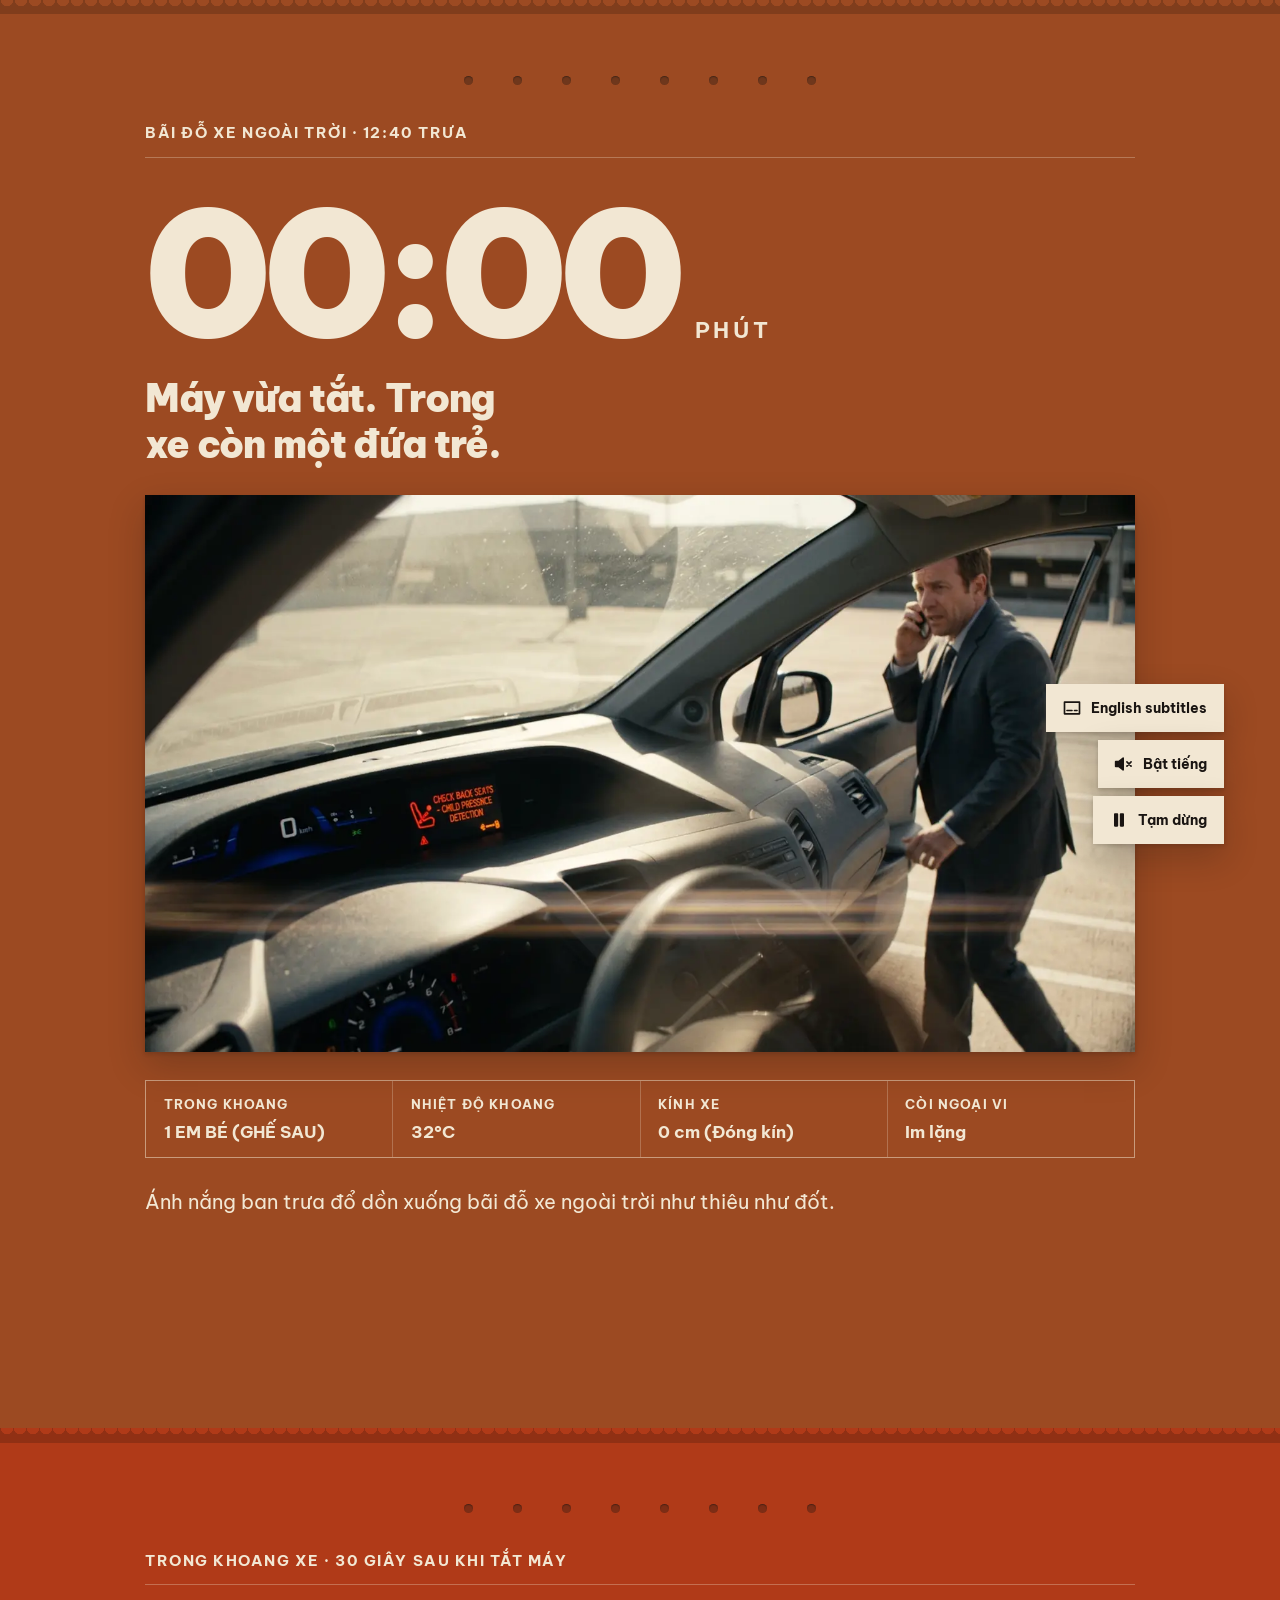
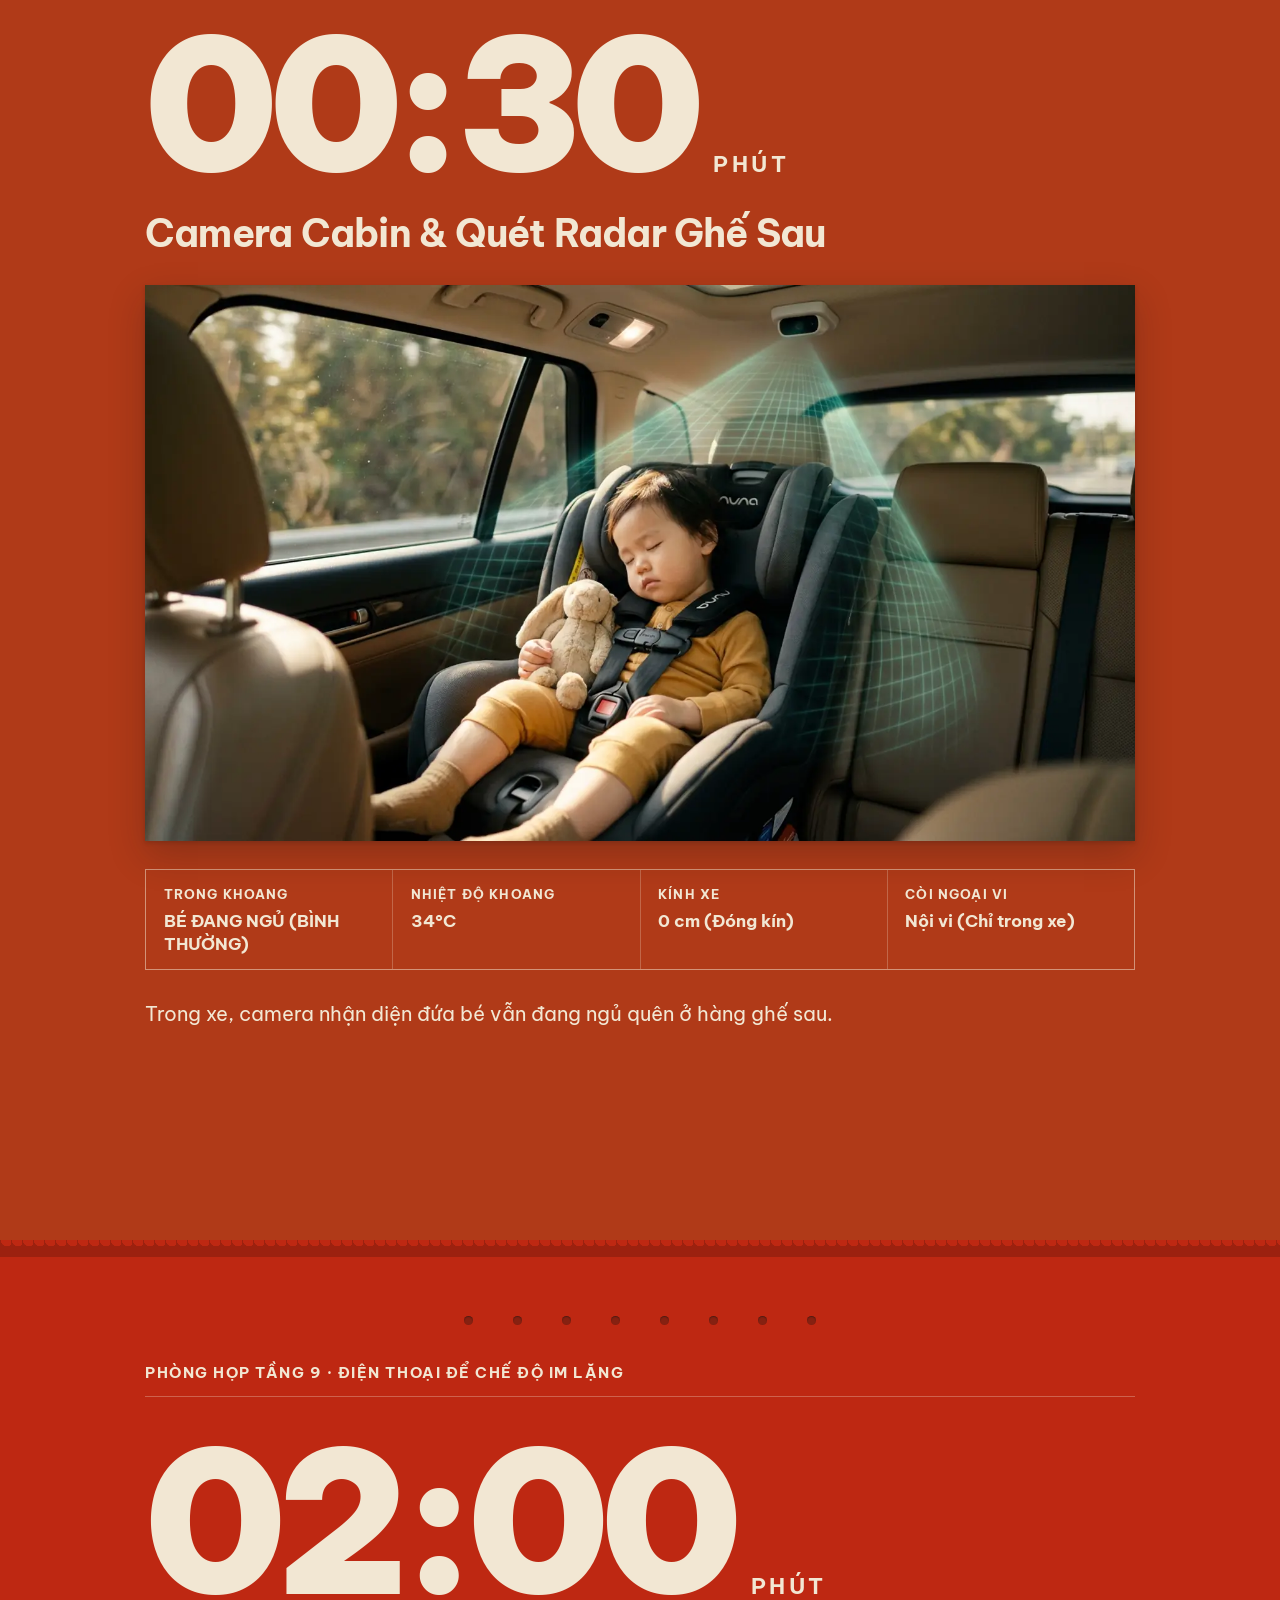
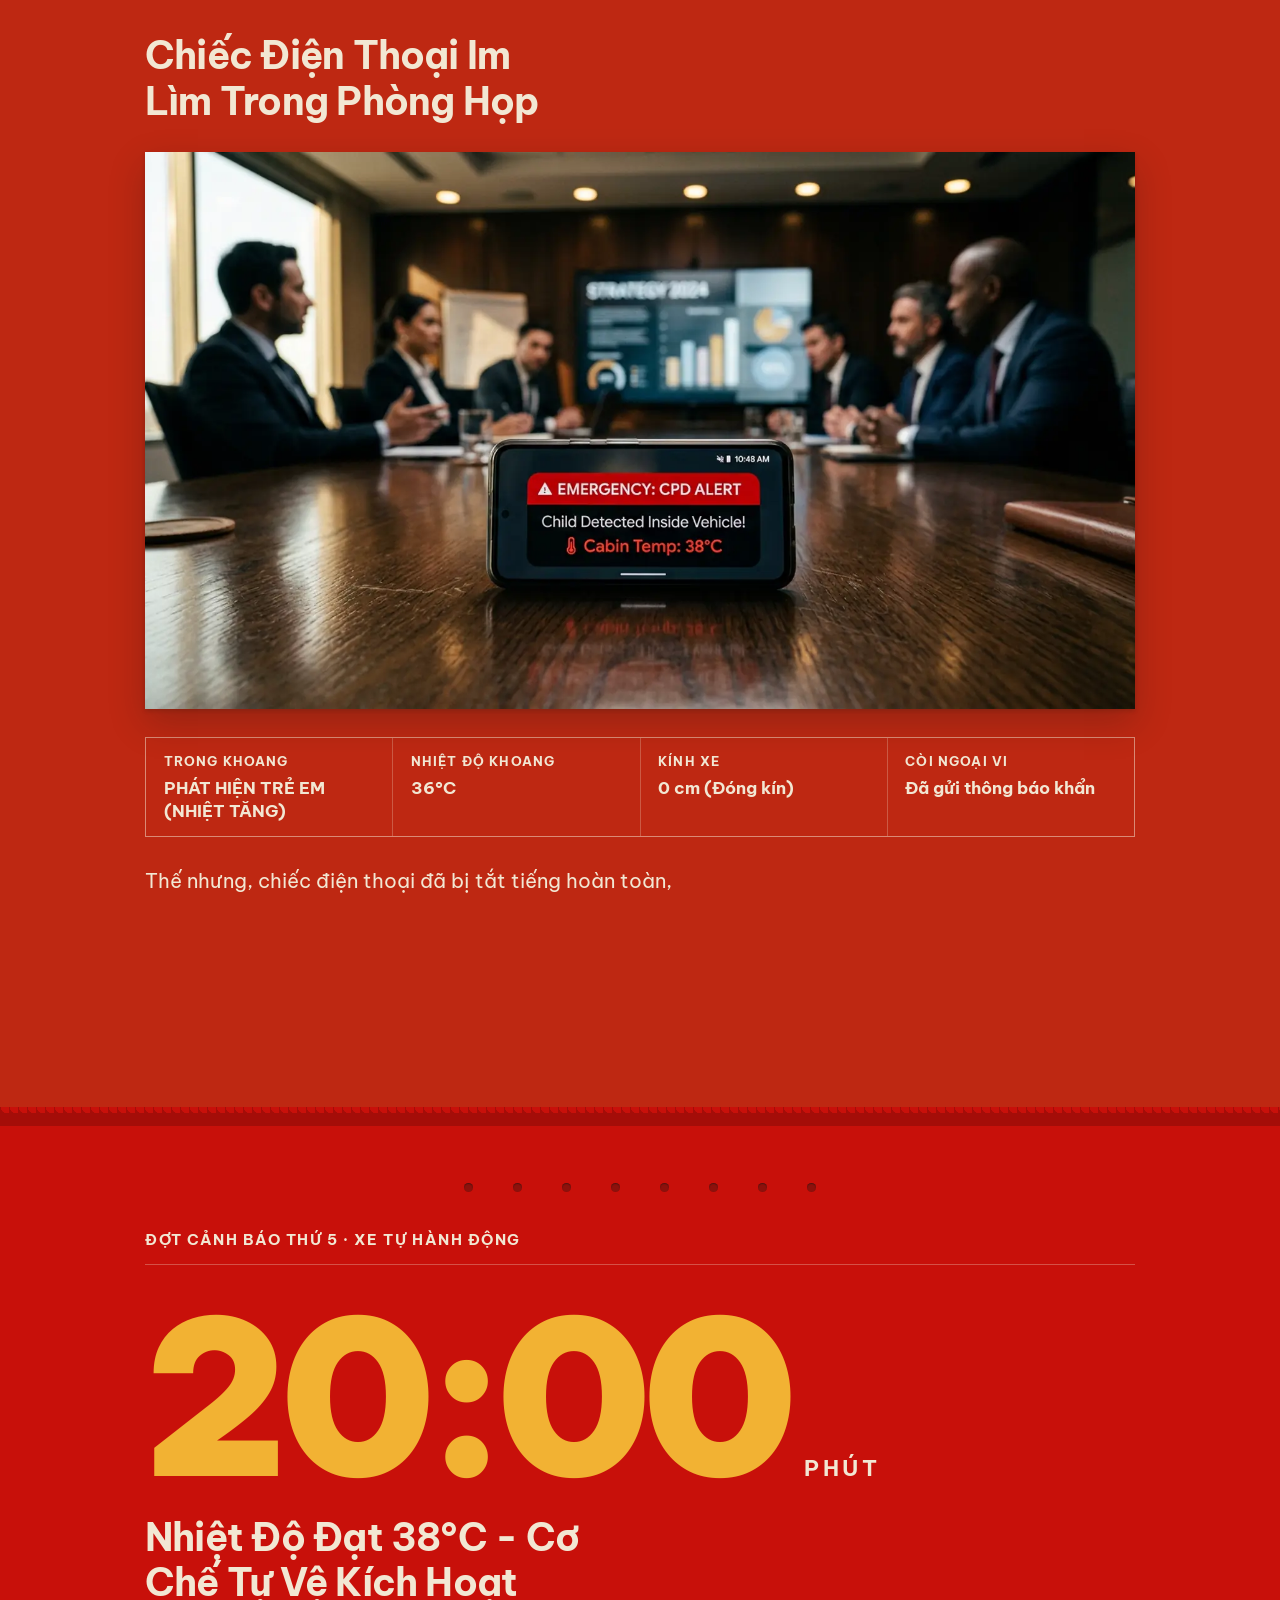
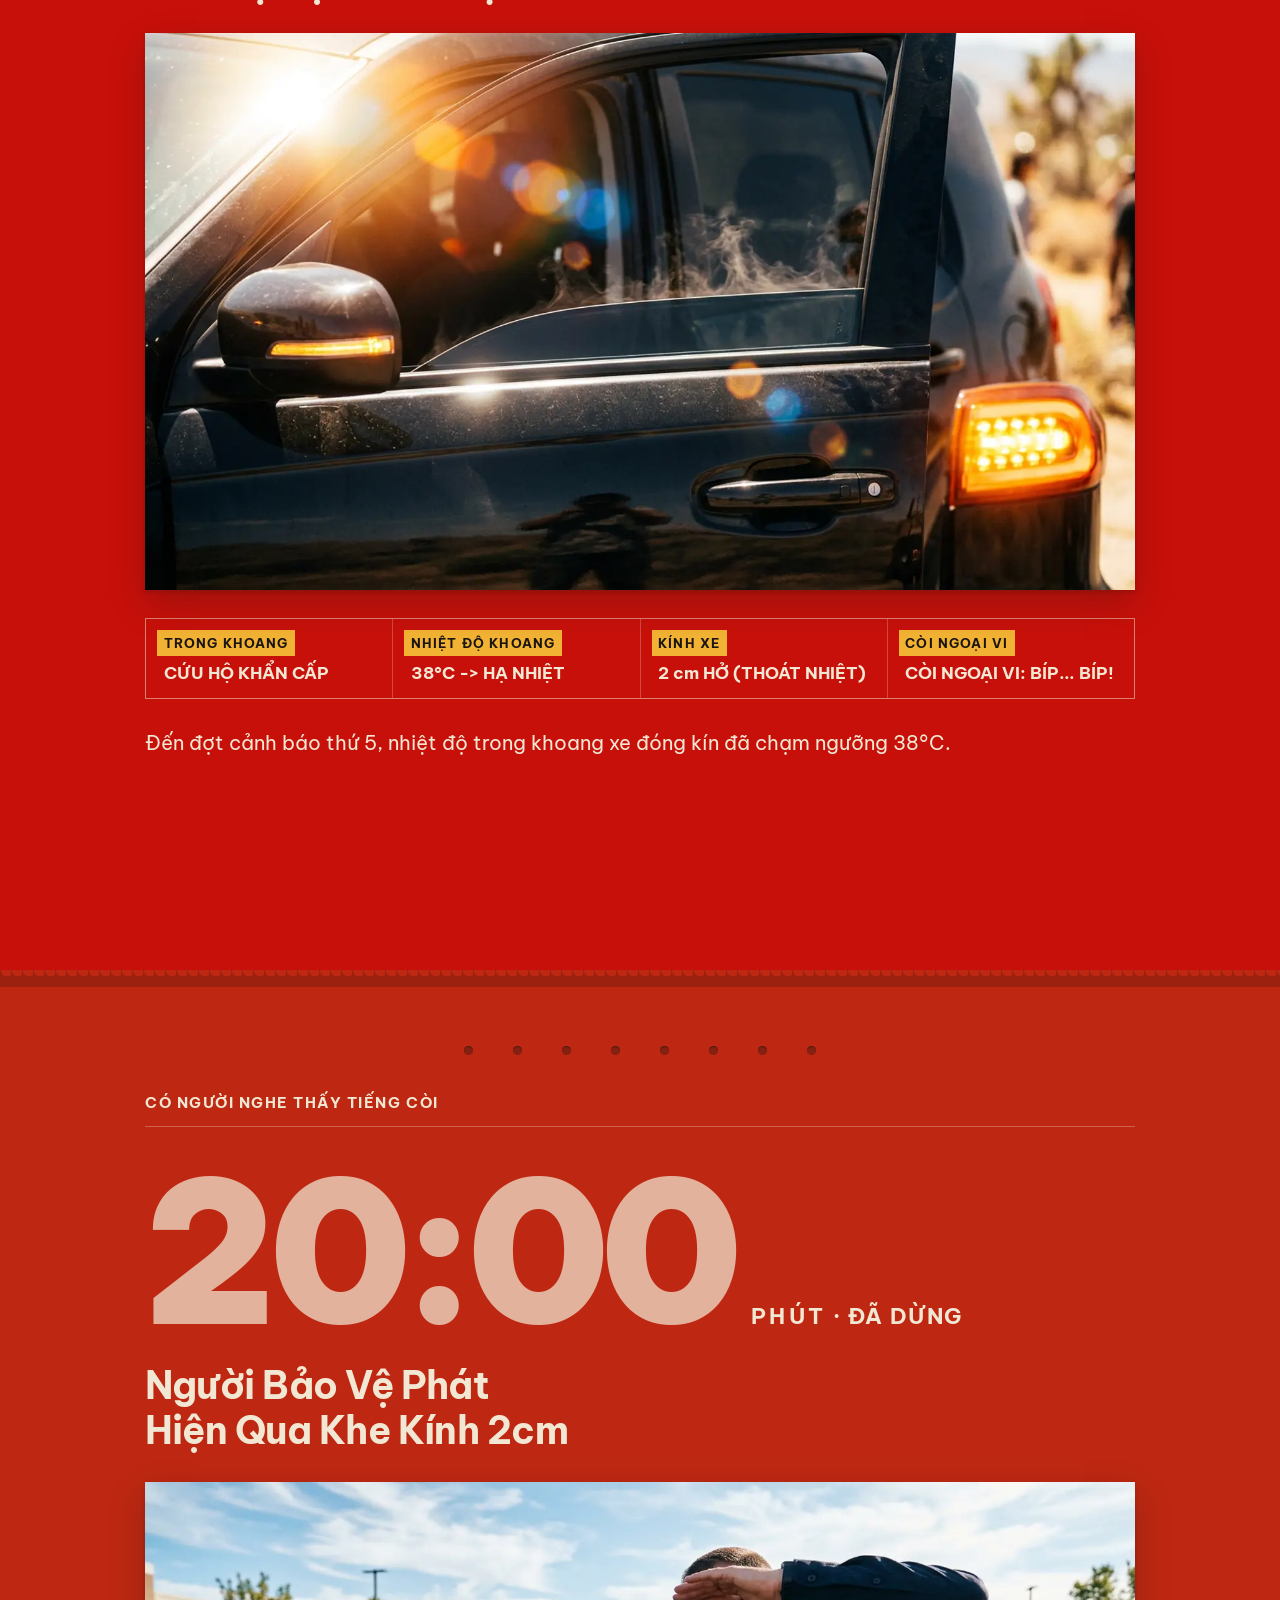
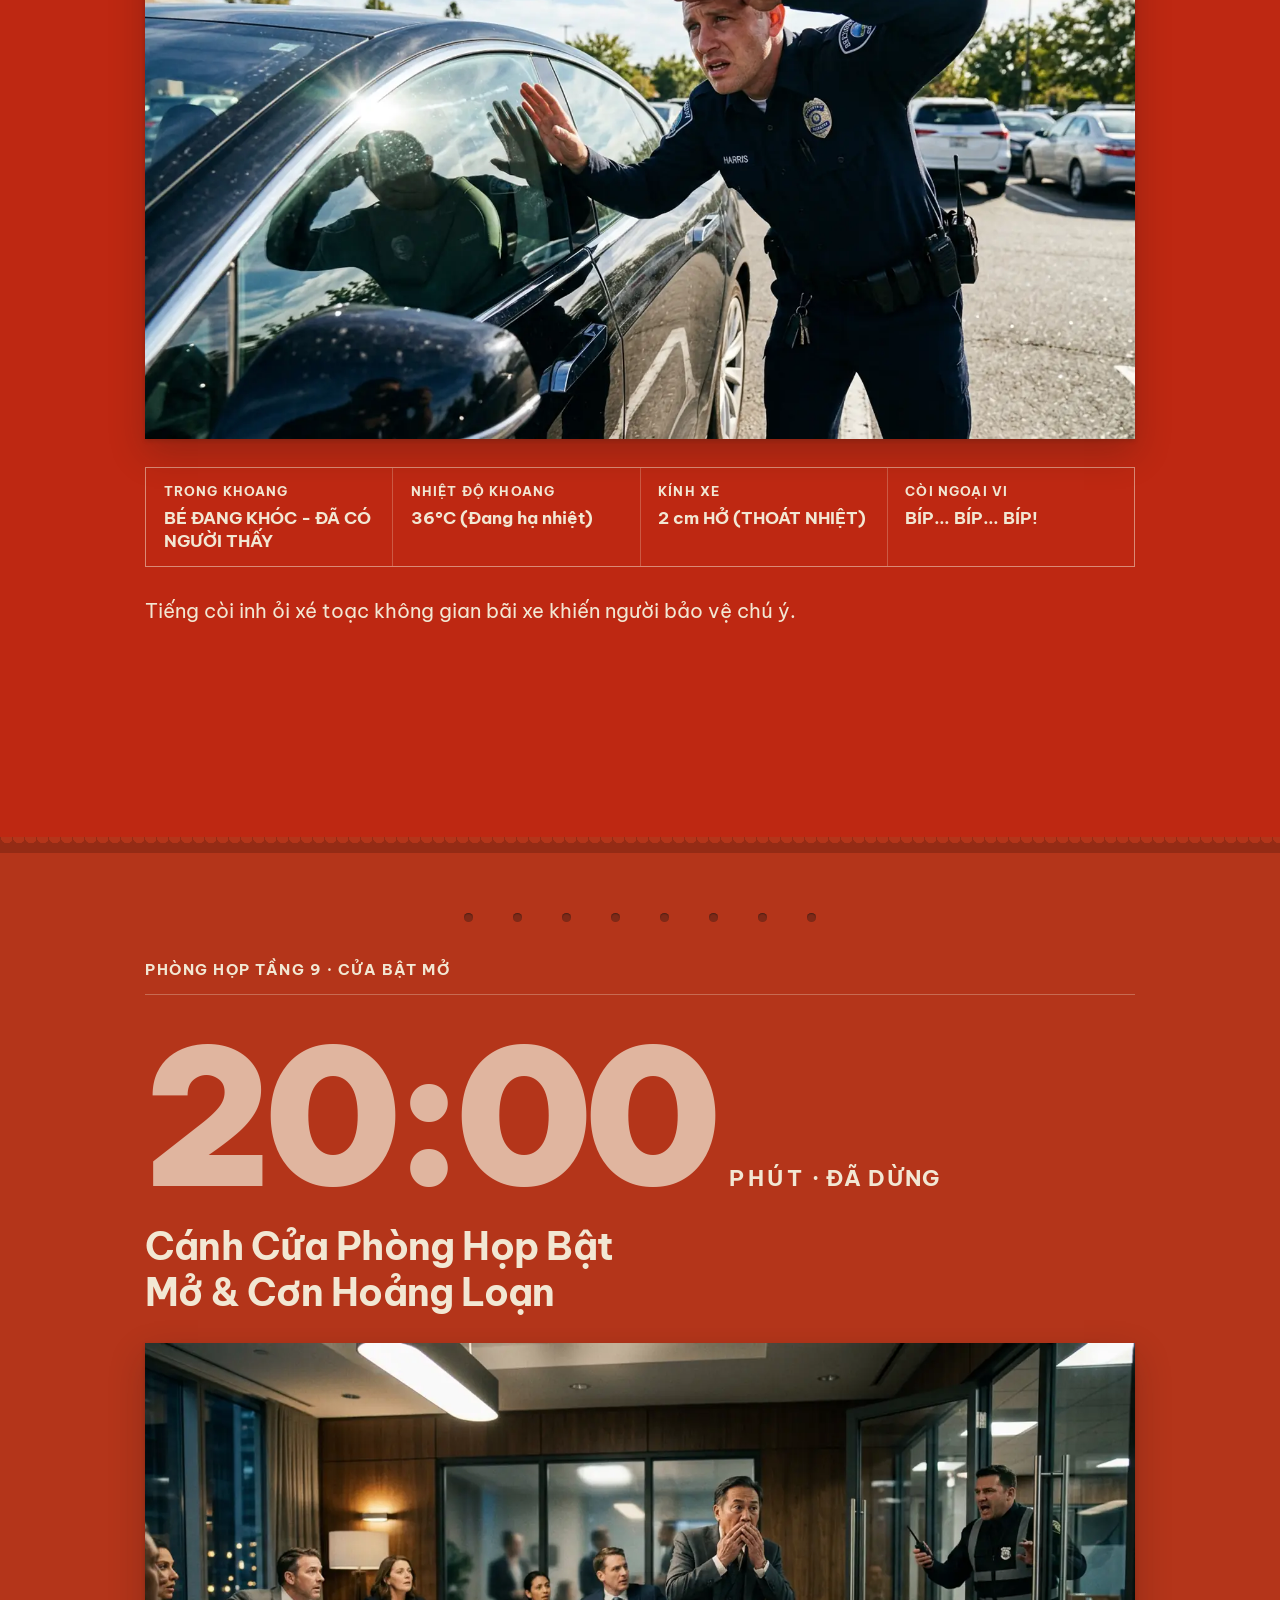
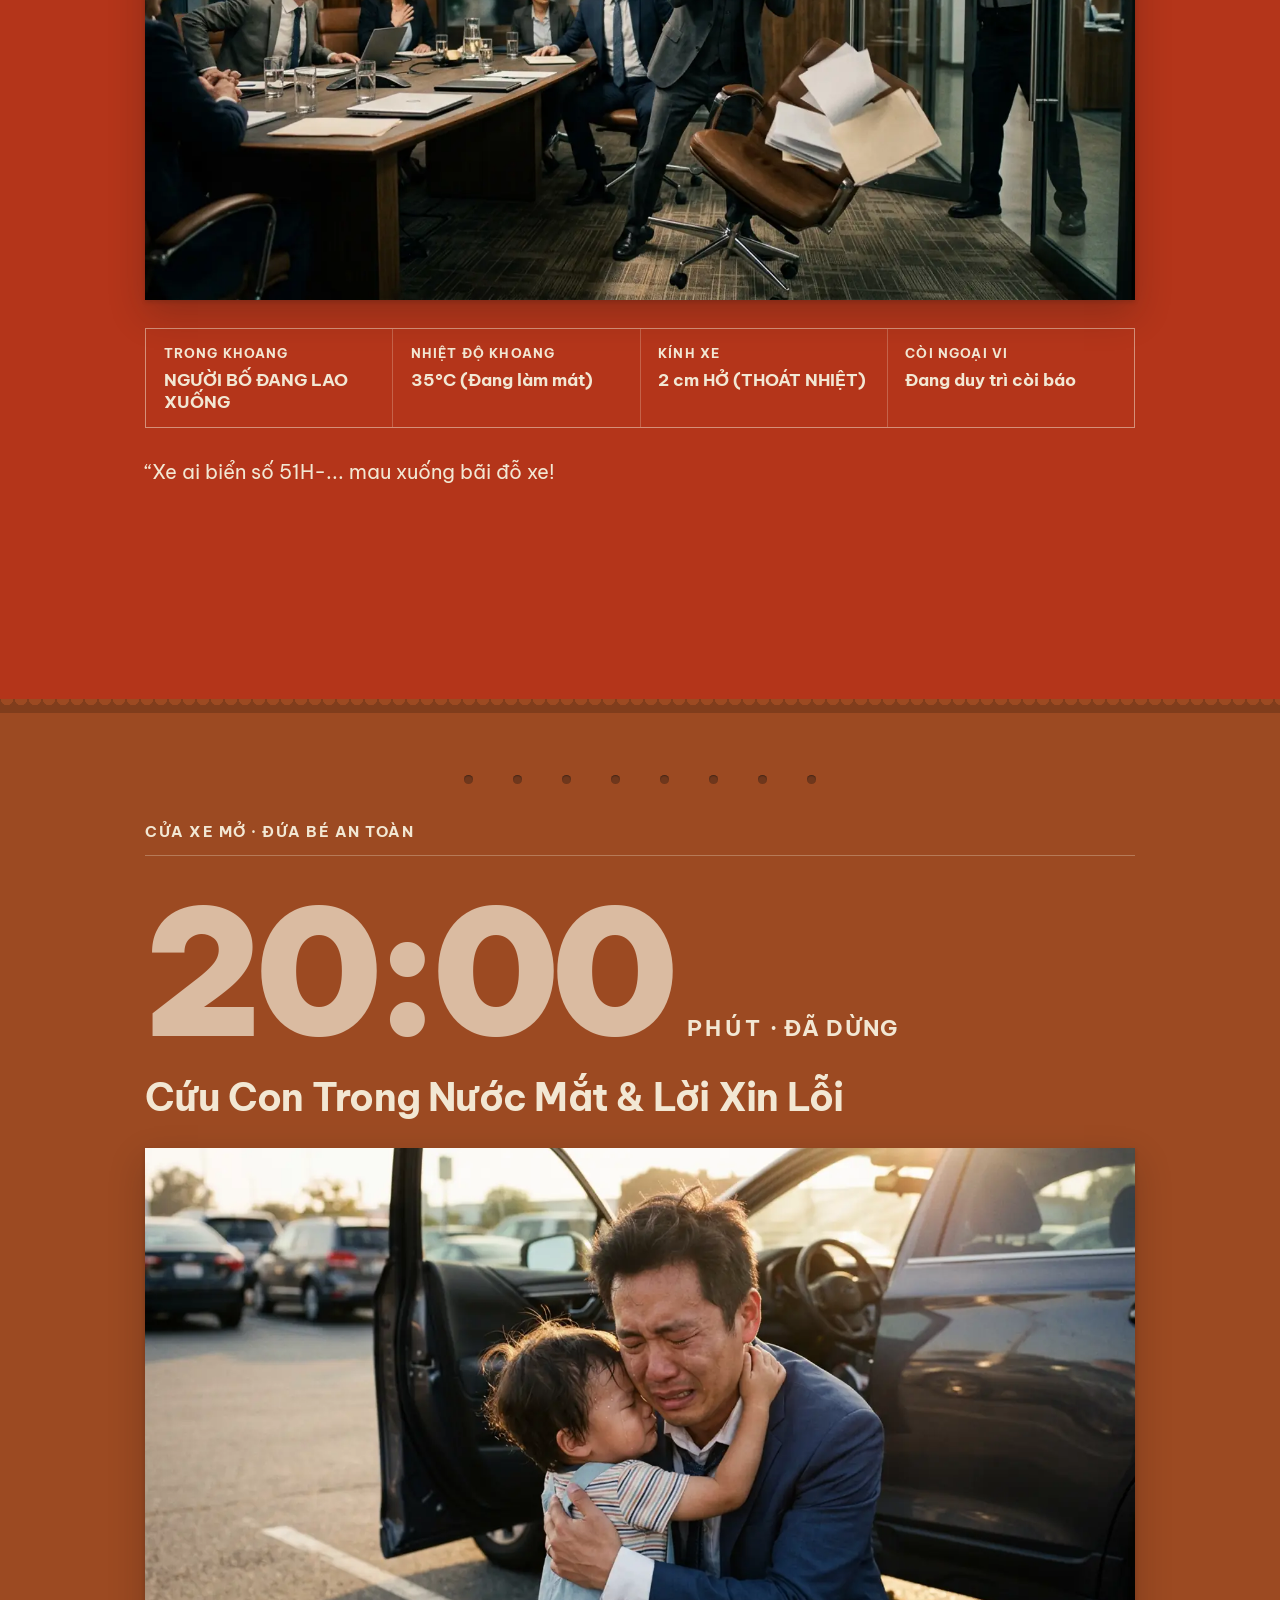
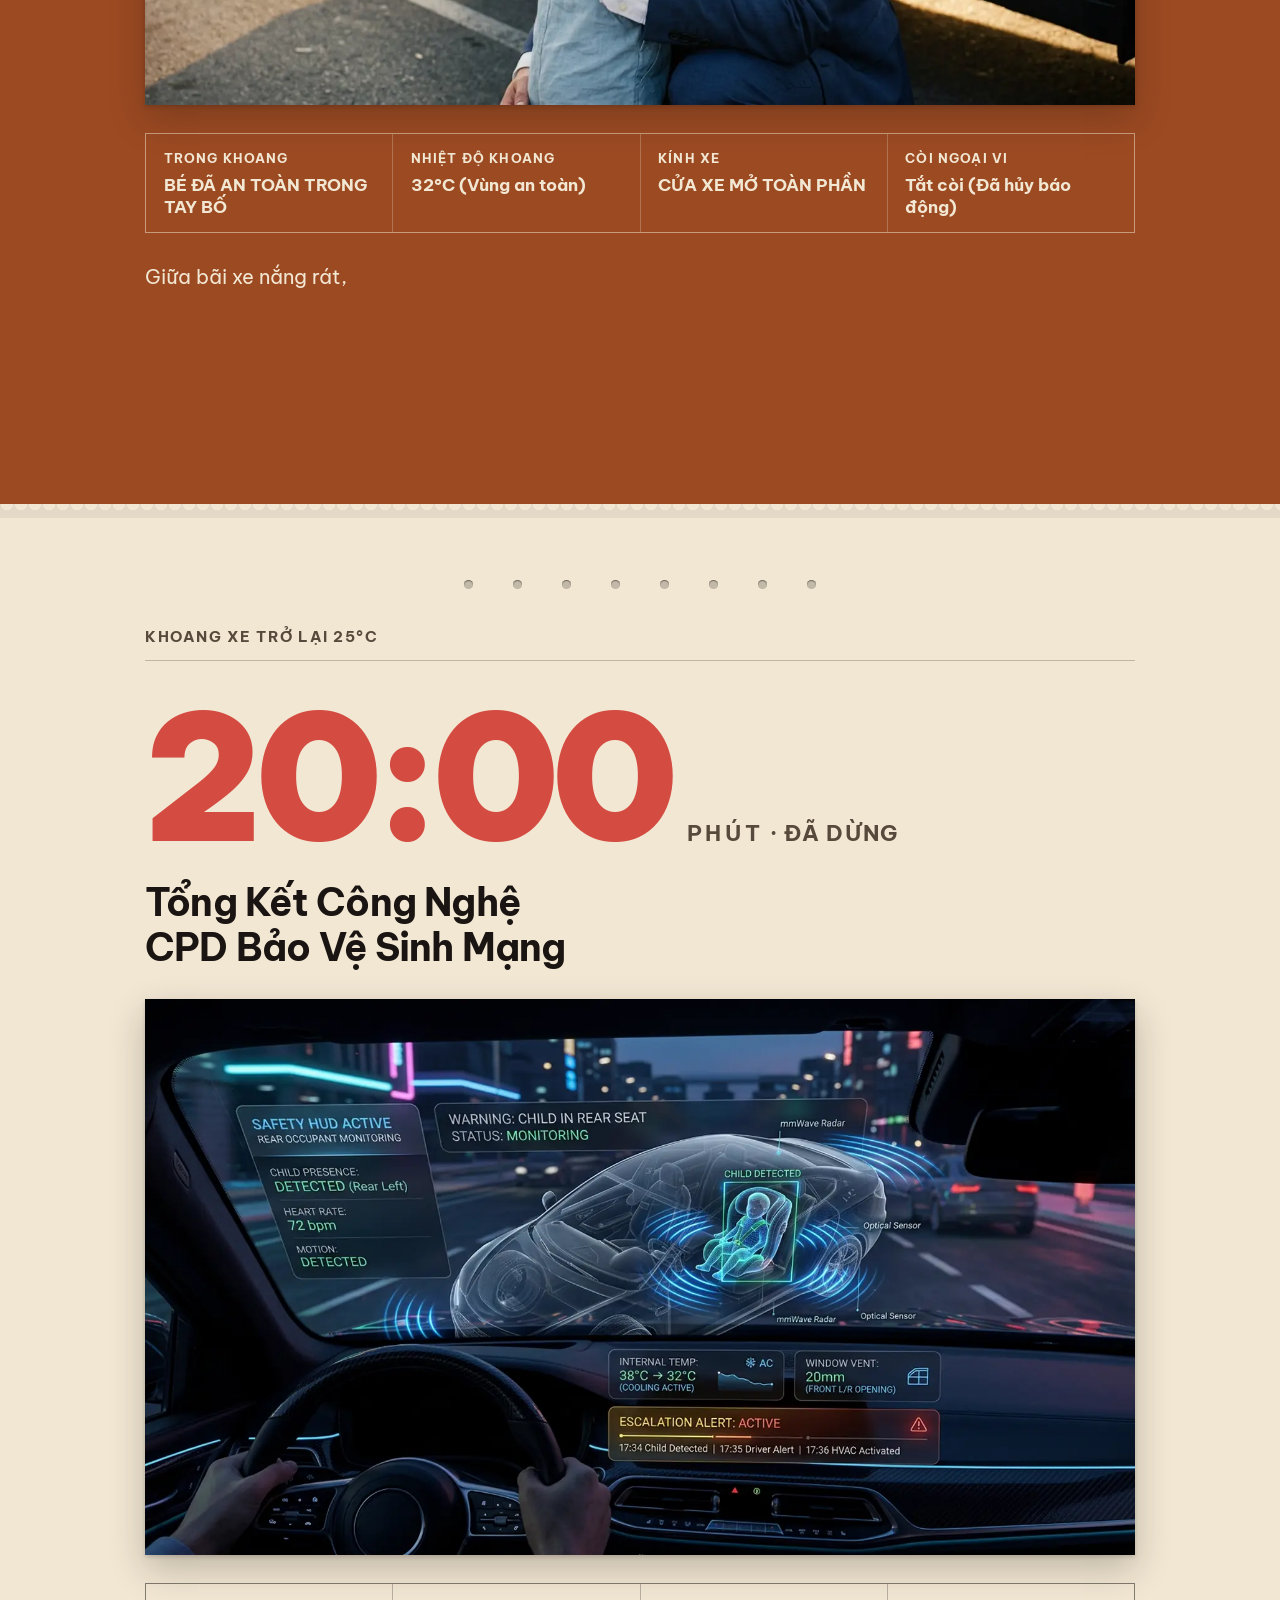
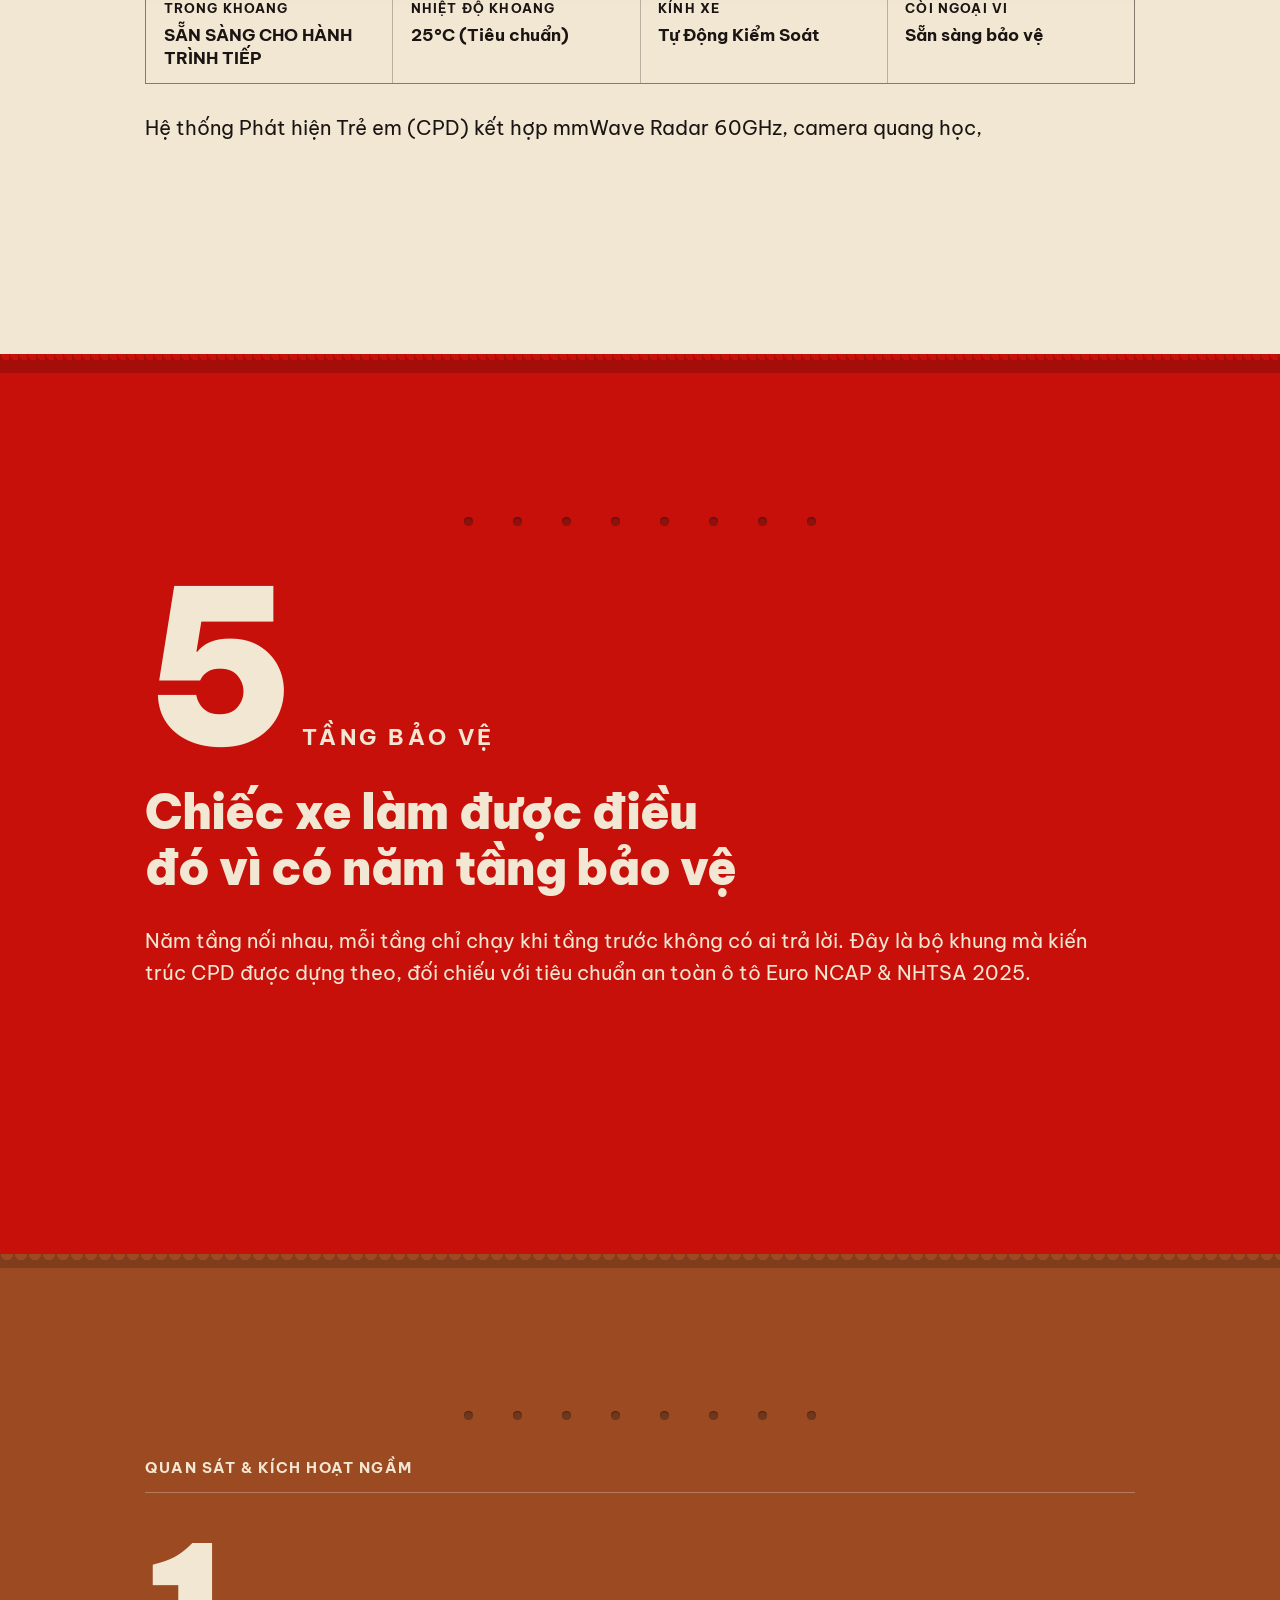
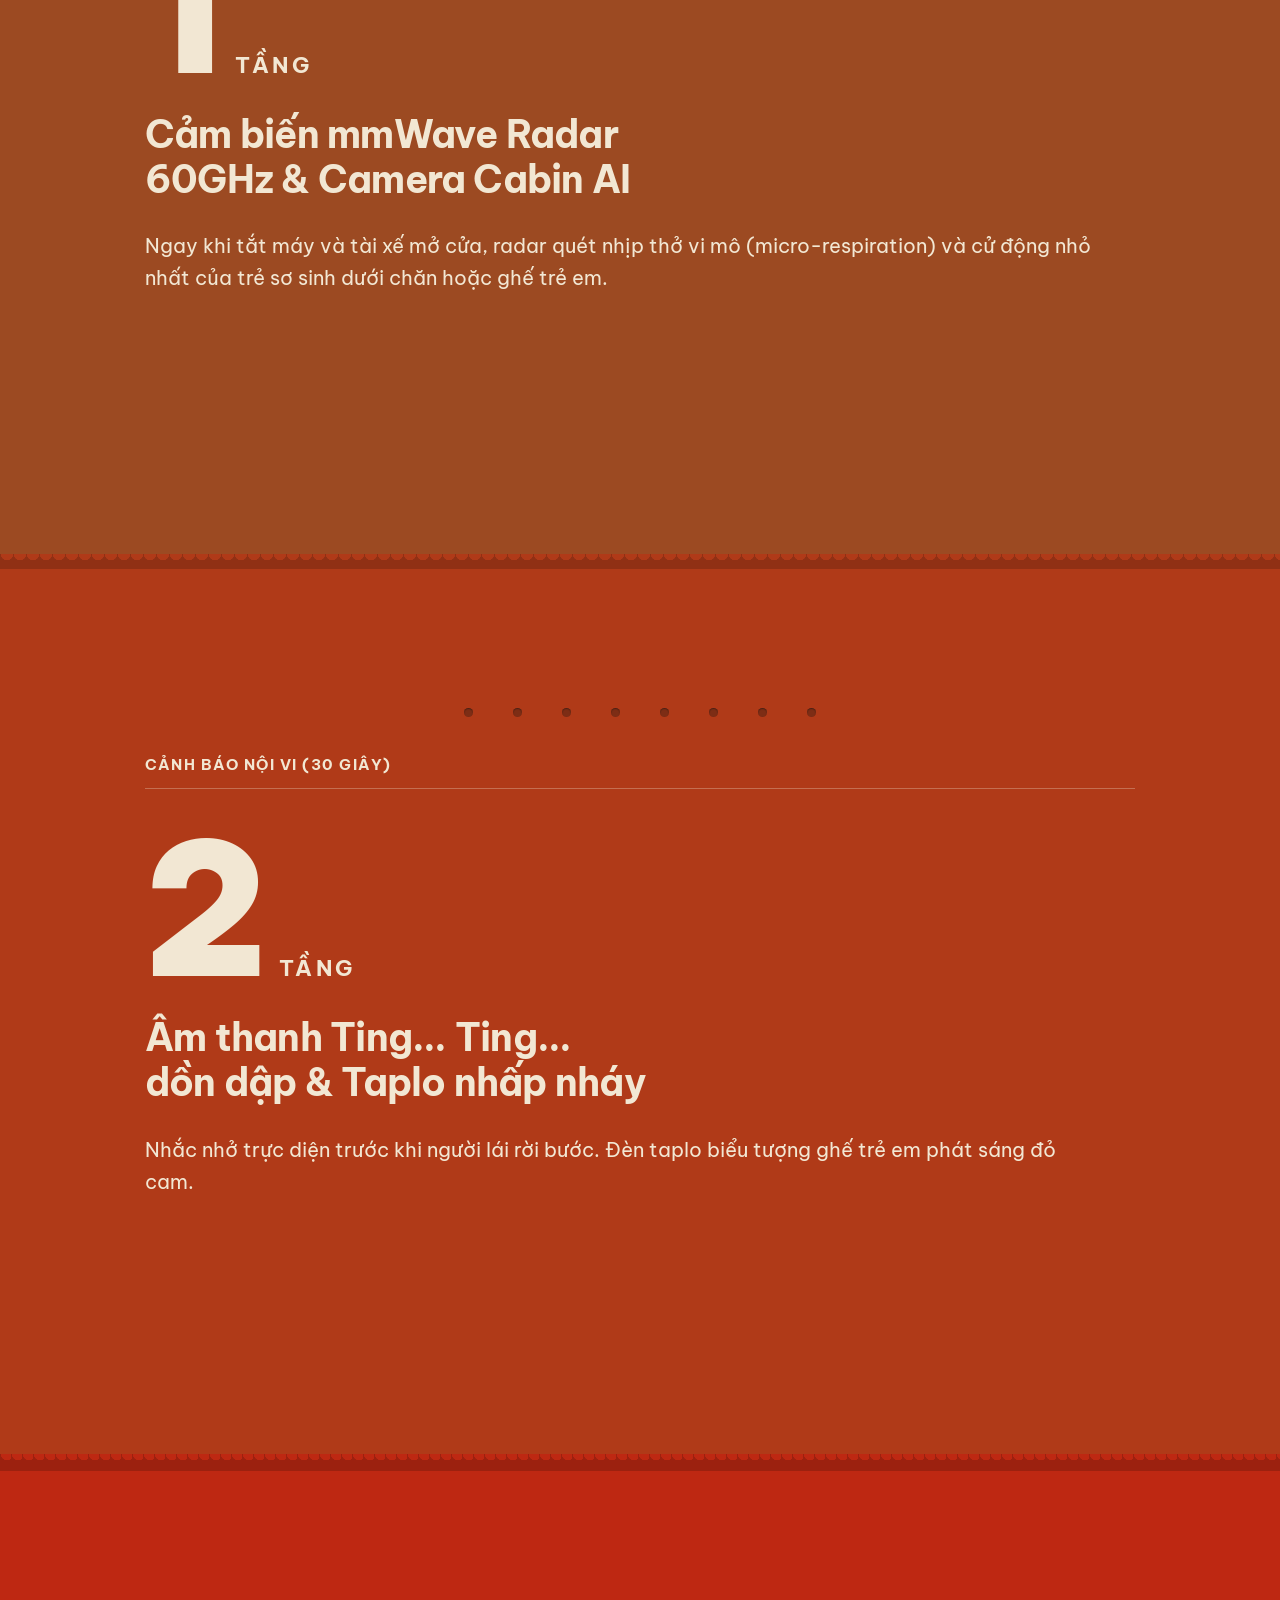
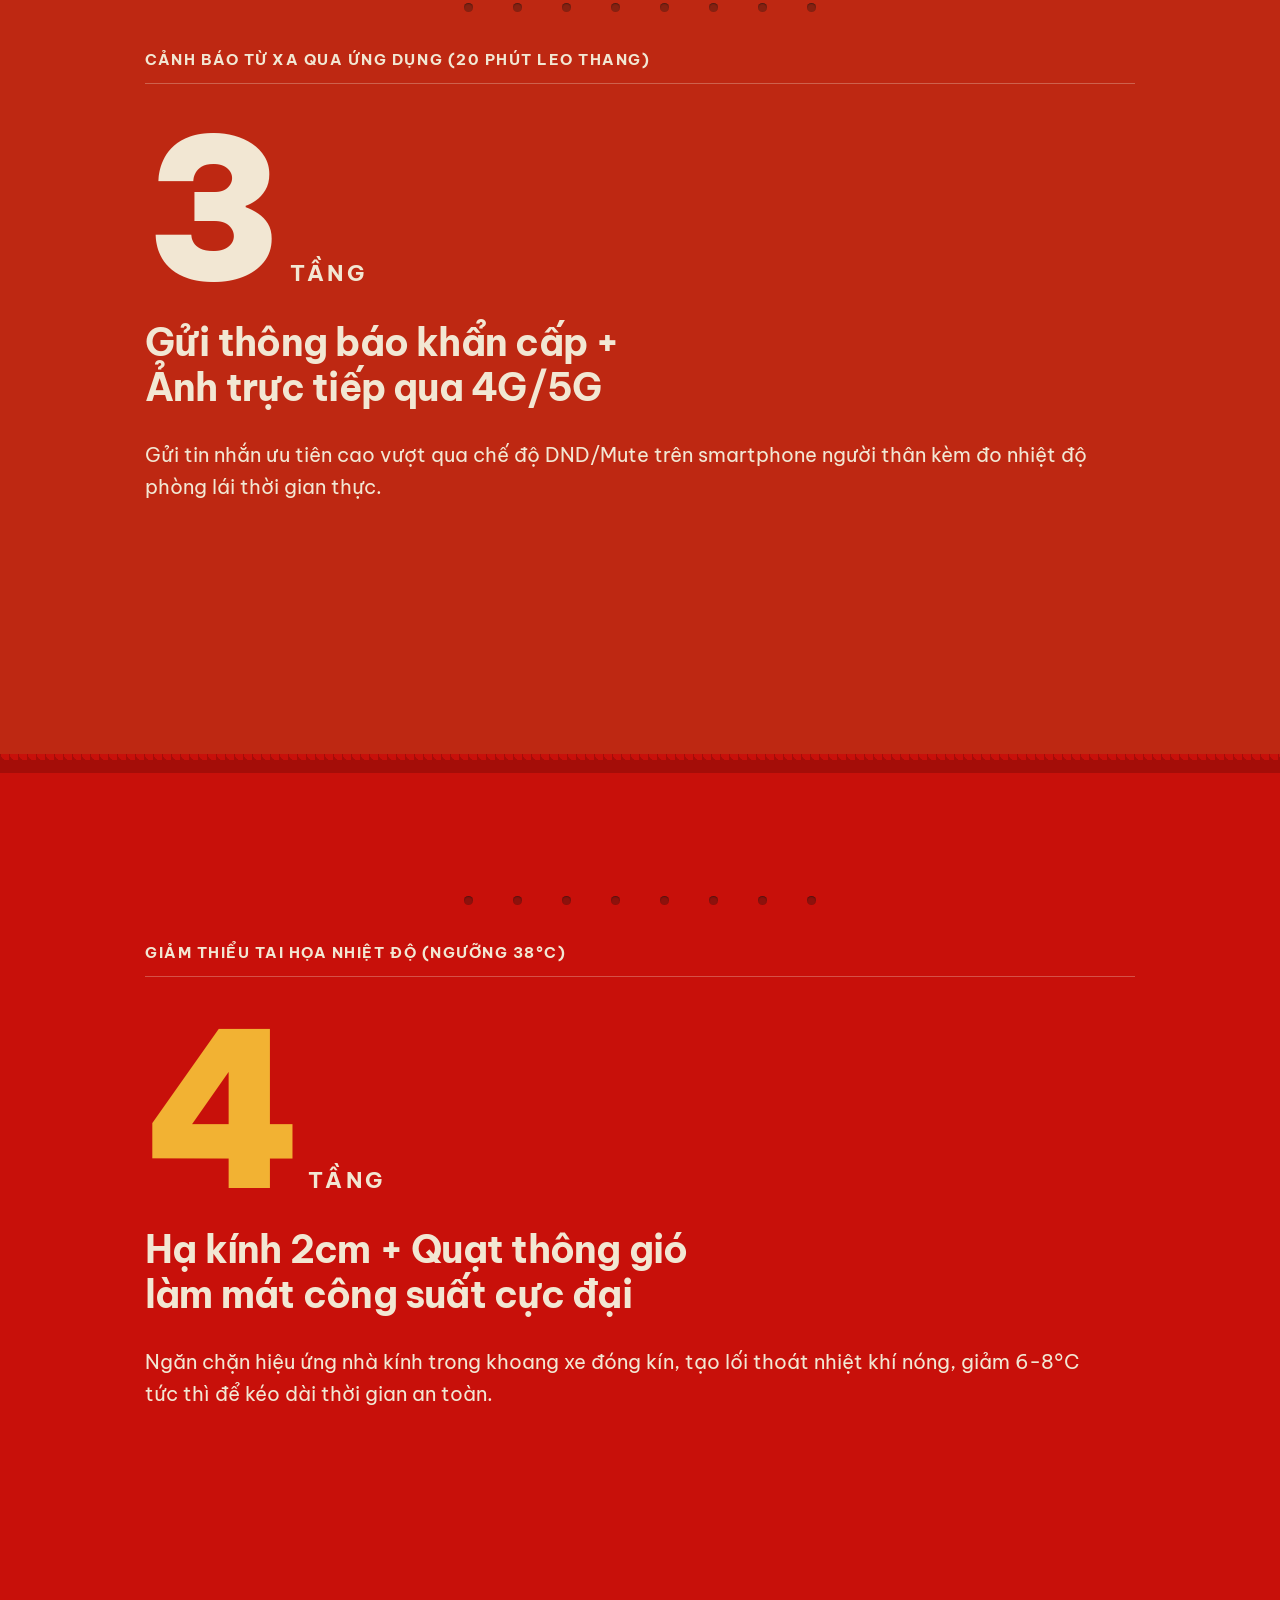
<file: index.html>
<!DOCTYPE html>
<html lang="vi">
<head>
  <meta charset="UTF-8">
  <meta name="viewport" content="width=device-width, initial-scale=1.0">
  <meta name="theme-color" content="#9C4A22">

  <title>20 phút — chuyện xảy ra khi một đứa trẻ bị bỏ quên trong xe</title>
  <meta name="description" content="Máy tắt lúc 12 giờ 40. Hai mươi phút sau, khoang xe chạm 38°C. Đây là những gì chiếc xe tự làm khi không ai nghe điện thoại — công nghệ Phát hiện Trẻ em trên xe (CPD).">

  <!-- og:url and the two image URLs must become absolute on the real host;
       several link scrapers, Zalo's included, refuse relative paths. -->
  <meta property="og:type" content="website">
  <meta property="og:locale" content="vi_VN">
  <meta property="og:url" content="./">
  <meta property="og:title" content="20 phút — chuyện xảy ra khi một đứa trẻ bị bỏ quên trong xe">
  <meta property="og:description" content="Máy tắt lúc 12 giờ 40. Hai mươi phút sau, khoang xe chạm 38°C. Đây là những gì chiếc xe tự làm khi không ai nghe điện thoại.">
  <meta property="og:image" content="assets/images/share-card.jpg">
  <meta property="og:image:width" content="1200">
  <meta property="og:image:height" content="630">
  <meta property="og:image:alt" content="Người bảo vệ nhìn qua khe kính xe hở 2 phân giữa bãi đỗ xe nắng gắt.">
  <meta name="twitter:card" content="summary_large_image">
  <meta name="twitter:title" content="20 phút — chuyện xảy ra khi một đứa trẻ bị bỏ quên trong xe">
  <meta name="twitter:description" content="Máy tắt lúc 12 giờ 40. Hai mươi phút sau, khoang xe chạm 38°C.">
  <meta name="twitter:image" content="assets/images/share-card.jpg">

  <link rel="icon" href="data:image/svg+xml,%3Csvg xmlns='http://www.w3.org/2000/svg' viewBox='0 0 32 32'%3E%3Crect width='32' height='32' fill='%23C8100A'/%3E%3Ctext x='16' y='24' font-family='sans-serif' font-size='20' font-weight='900' fill='%23F2E7D3' text-anchor='middle'%3E20%3C/text%3E%3C/svg%3E">
  <link rel="apple-touch-icon" href="assets/images/share-card.jpg">

  <link rel="preconnect" href="https://fonts.googleapis.com">
  <link rel="preconnect" href="https://fonts.gstatic.com" crossorigin>
  <link href="https://fonts.googleapis.com/css2?family=Be+Vietnam+Pro:wght@400;700;900&display=swap" rel="stylesheet">
  <link rel="preload" as="image" href="assets/images/scene1.webp" type="image/webp">
  <link rel="stylesheet" href="style.css">
</head>
<body>
<!--
  THESIS: Time you tear off and cannot get back. Twenty minutes as calendar sheets
  leaving the stack one by one. Refuses the automotive hero-video-plus-sensor-overlay
  arrangement this project itself shipped.
  OWN-WORLD: Lịch bloc, the Vietnamese tear-off day calendar. Flood colour as a field,
  never a tint: a burnt-ochre-to-vermilion heat ramp at constant luminance, newsprint
  sheet, binding holes, torn perforation, colossal tabular numeral, dense almanac
  micro-type. Gold only where the car acts.
  STORY: A parent understands that twenty minutes is shorter than they think, and that
  the car acts when every human link fails. They check their own car.
  FIRST VIEWPORT: One full-bleed ochre sheet, read in calendar order: dateline, then
  the colossal 00:00, then the statement naming the child, the scene photograph in the
  illustration block, the almanac opening on who is in the cabin. The primary action —
  the CPD self-check — lives on the final sheet, the one that does not tear.
  FORM: Lịch bloc, candidate 6 of the grounded list, seed key 3f8625cb.
  FINISH: unreviewed and undocumented is unfinished; this build ends with the finish review, the verdict, DESIGN.md, and every shipping raster carrying its provenance
-->
  <a class="bo-qua" href="#noi-dung">Chuyển đến nội dung chính</a>

  <div class="dieu-khien" role="group" aria-label="Điều khiển">
    <button type="button" id="nut-tieng-anh" class="nut-tron" aria-pressed="false">
      <svg viewBox="0 0 24 24" aria-hidden="true" focusable="false">
        <path d="M3 5h18v14H3z"/><path d="M6 15h6M15 15h3"/>
      </svg>
      <span id="nhan-tieng-anh">English subtitles</span>
    </button>
    <button type="button" id="nut-am-thanh" class="nut-tron" aria-pressed="false">
      <svg viewBox="0 0 24 24" aria-hidden="true" focusable="false">
        <path d="M11 5 6 9H2v6h4l5 4V5z"/>
        <path class="song-am" d="M15.5 8.5a5 5 0 0 1 0 7M18.5 5.5a9 9 0 0 1 0 13"/>
        <path class="dau-tat" d="M15.5 9.5l5 5m0-5l-5 5"/>
      </svg>
      <span id="nhan-am-thanh">Bật tiếng</span>
    </button>
    <button type="button" id="nut-tu-chay" class="nut-tron" aria-pressed="false" hidden>
      <svg viewBox="0 0 24 24" aria-hidden="true" focusable="false">
        <path class="bieu-tuong-dung" d="M7 5h3v14H7zM14 5h3v14h-3z"/>
        <path class="bieu-tuong-chay" d="M8 5v14l11-7z"/>
      </svg>
      <span id="nhan-tu-chay">Tự chạy</span>
    </button>
  </div>

  <main id="noi-dung" class="bloc" tabindex="-1">

    <!-- Sheet 1 ships in the markup so the thesis paints before app.js runs.
         app.js rebuilds its almanac from scenes.js so the two cannot diverge. -->
    <section class="to" data-to="1" data-nhiet="32" style="--nen: var(--do-32)" aria-labelledby="cau-mo">
      <div class="to-giay">
        <div class="dinh-ghim" aria-hidden="true"><i></i><i></i><i></i><i></i><i></i><i></i><i></i><i></i></div>

        <p class="ngay-thang">Bãi đỗ xe ngoài trời · 12:40 trưa</p>

        <div class="con-so">
          <span class="chu-so">00:00</span>
          <span class="don-vi">phút</span>
        </div>

        <h1 class="tieu-de-to" id="cau-mo">Máy vừa tắt. Trong xe còn một đứa trẻ.</h1>

        <figure class="khoi-hinh">
          <picture>
            <source srcset="assets/images/scene1.webp" type="image/webp">
            <img src="assets/images/scene1.jpg" width="1600" height="900" decoding="async" fetchpriority="high"
                 alt="Một chiếc SUV đỗ giữa bãi xe bê tông dưới nắng trưa gay gắt, hơi nóng bốc lên loang loáng trên mặt đường.">
          </picture>
        </figure>

        <dl class="lich-nien">
          <div><dt>Trong khoang</dt><dd>1 EM BÉ (GHẾ SAU)</dd></div>
          <div><dt>Nhiệt độ khoang</dt><dd>32°C</dd></div>
          <div><dt>Kính xe</dt><dd>0 cm (Đóng kín)</dd></div>
          <div><dt>Còi ngoại vi</dt><dd>Im lặng</dd></div>
        </dl>

        <p class="loi-thoai" data-vai="cue">Ánh nắng ban trưa đổ dồn xuống bãi đỗ xe ngoài trời như thiêu như đốt.</p>
      </div>
    </section>

  </main>

  <noscript>
    <div class="khong-script">
      <h2>Toàn bộ tám phân đoạn</h2>
      <ol>
        <li>
          <h3>1. Bãi Đỗ Xe Nắng Gắt &amp; Vội Vã</h3>
          <p>Ánh nắng ban trưa đổ dồn xuống bãi đỗ xe ngoài trời như thiêu như đốt. Vừa tắt máy, hệ thống Phát hiện Trẻ em (CPD) lập tức kích hoạt ngầm. Người bố vì áp lực cuộc họp khẩn nên hoàn toàn không để ý cảnh báo nhấp nháy trên taplo.</p>
          <p lang="en">The midday sun scorches down relentlessly upon the open concrete lot. As the engine cuts out, the Child Presence Detection (CPD) silently arms itself. Rushing to an urgent meeting, the father overlooks the blinking dash warning.</p>
        </li>
        <li>
          <h3>2. Camera Cabin &amp; Quét Radar Ghế Sau</h3>
          <p>Trong xe, camera nhận diện đứa bé vẫn đang ngủ quên ở hàng ghế sau. Tín hiệu cảnh báo ban đầu phát ra chuỗi âm thanh ting... ting... ting... dồn dập suốt 30 giây rồi tắt. Sau 2 phút im lặng, cơ chế cảnh báo leo thang 20 phút chính thức vận hành.</p>
          <p lang="en">Inside, the in-cabin camera scans the sleeping toddler in the child seat. Initial acoustic chimes pulse for 30 seconds. After 2 minutes of silence, the 20-minute multi-stage escalation protocol initiates.</p>
        </li>
        <li>
          <h3>3. Chiếc Điện Thoại Im Lìm Trong Phòng Họp</h3>
          <p>Thế nhưng, chiếc điện thoại đã bị tắt tiếng hoàn toàn, nằm im lìm trên bàn phòng họp kín. Không ai hay biết điều nguy hiểm gì đang chuẩn bị xảy ra bên dưới bãi xe.</p>
          <p lang="en">However, the smartphone sits completely muted on the closed boardroom conference table. Absorbed in the intense presentation, no one notices the silent red emergency alerts.</p>
        </li>
        <li>
          <h3>4. Nhiệt Độ Đạt 38°C - Cơ Chế Tự Vệ Kích Hoạt</h3>
          <p>Đến đợt cảnh báo thứ 5, nhiệt độ trong khoang xe đóng kín đã chạm ngưỡng 38°C. Cảm biến nhiệt lập tức kích hoạt lớp bảo vệ khẩn cấp: kính xe rít nhẹ hạ xuống 2 cm ở một bên để thoát khí nóng, quạt điều hòa gầm lên tối đa!</p>
          <p lang="en">By the 5th warning cycle, the cabin temp hits 38°C. Thermal sensors trigger the emergency mitigation: the side window lowers 2cm to vent searing air, and the AC blower roars to max capacity.</p>
        </li>
        <li>
          <h3>5. Người Bảo Vệ Phát Hiện Qua Khe Kính 2cm</h3>
          <p>Tiếng còi inh ỏi xé toạc không gian bãi xe khiến người bảo vệ chú ý. Chạy lại gần, nhìn qua khe kính hở 2cm, ông hoảng hốt thấy đứa bé đang giãy giụa khóc ngặt nghẽo bên trong.</p>
          <p lang="en">The piercing horn cuts across the lot, alerting the security guard. Rushing over and peering through the 2cm opening, he recoils in shock seeing the toddler crying inside.</p>
        </li>
        <li>
          <h3>6. Cánh Cửa Phòng Họp Bật Mở &amp; Cơn Hoảng Loạn</h3>
          <p>“Xe ai biển số 51H-... mau xuống bãi đỗ xe! Có đứa bé bị kẹt trong xe đang gào khóc kìa!” Cả phòng họp sững sờ. Mặt người bố cắt không còn giọt máu, anh bật dậy hất tung chiếc ghế, vứt vội tài liệu rồi lao như bay xuống cầu thang.</p>
          <p lang="en">'Whose car is 51H-...? Hurry down to the lot! There's a child trapped crying inside!' The room freezes. Blood drains from the father's face; he knocks over his chair and bolts down the stairwell.</p>
        </li>
        <li>
          <h3>7. Cứu Con Trong Nước Mắt &amp; Lời Xin Lỗi</h3>
          <p>Giữa bãi xe nắng rát, tiếng còi báo động xen lẫn tiếng khóc nghẹn ngào của con trẻ như bóp nghẹt tim anh. Giật tung cánh cửa, anh bế thốc con vào lòng, toàn thân run rẩy khi mồ hôi và nước mắt đứa bé ướt đẫm vai áo mình.</p>
          <p lang="en">In the blazing heat, the siren intertwined with his child's weeping tears at his soul. Yanking open the door, he pulls his child into a trembling embrace, tears and sweat soaking his shoulder.</p>
        </li>
        <li>
          <h3>8. Tổng Kết Công Nghệ CPD Bảo Vệ Sinh Mạng</h3>
          <p>Hệ thống Phát hiện Trẻ em (CPD) kết hợp mmWave Radar 60GHz, camera quang học, cơ chế hạ kính thoát nhiệt và còi báo động ngoại vi — lá chắn công nghệ âm thầm bảo vệ những sinh mệnh quý giá nhất.</p>
          <p lang="en">The Child Presence Detection (CPD) system blends 60GHz mmWave radar, optical AI vision, thermal glass venting, and community audible alarms — a silent high-tech shield protecting our most precious lives.</p>
        </li>
      </ol>
      <p class="cot-in">Phim ngắn dàn dựng. Hình ảnh minh họa do AI tạo.</p>
    </div>
  </noscript>

  <script src="audioEngine.js"></script>
  <script src="scenes.js"></script>
  <script src="app.js"></script>
</body>
</html>
</file>
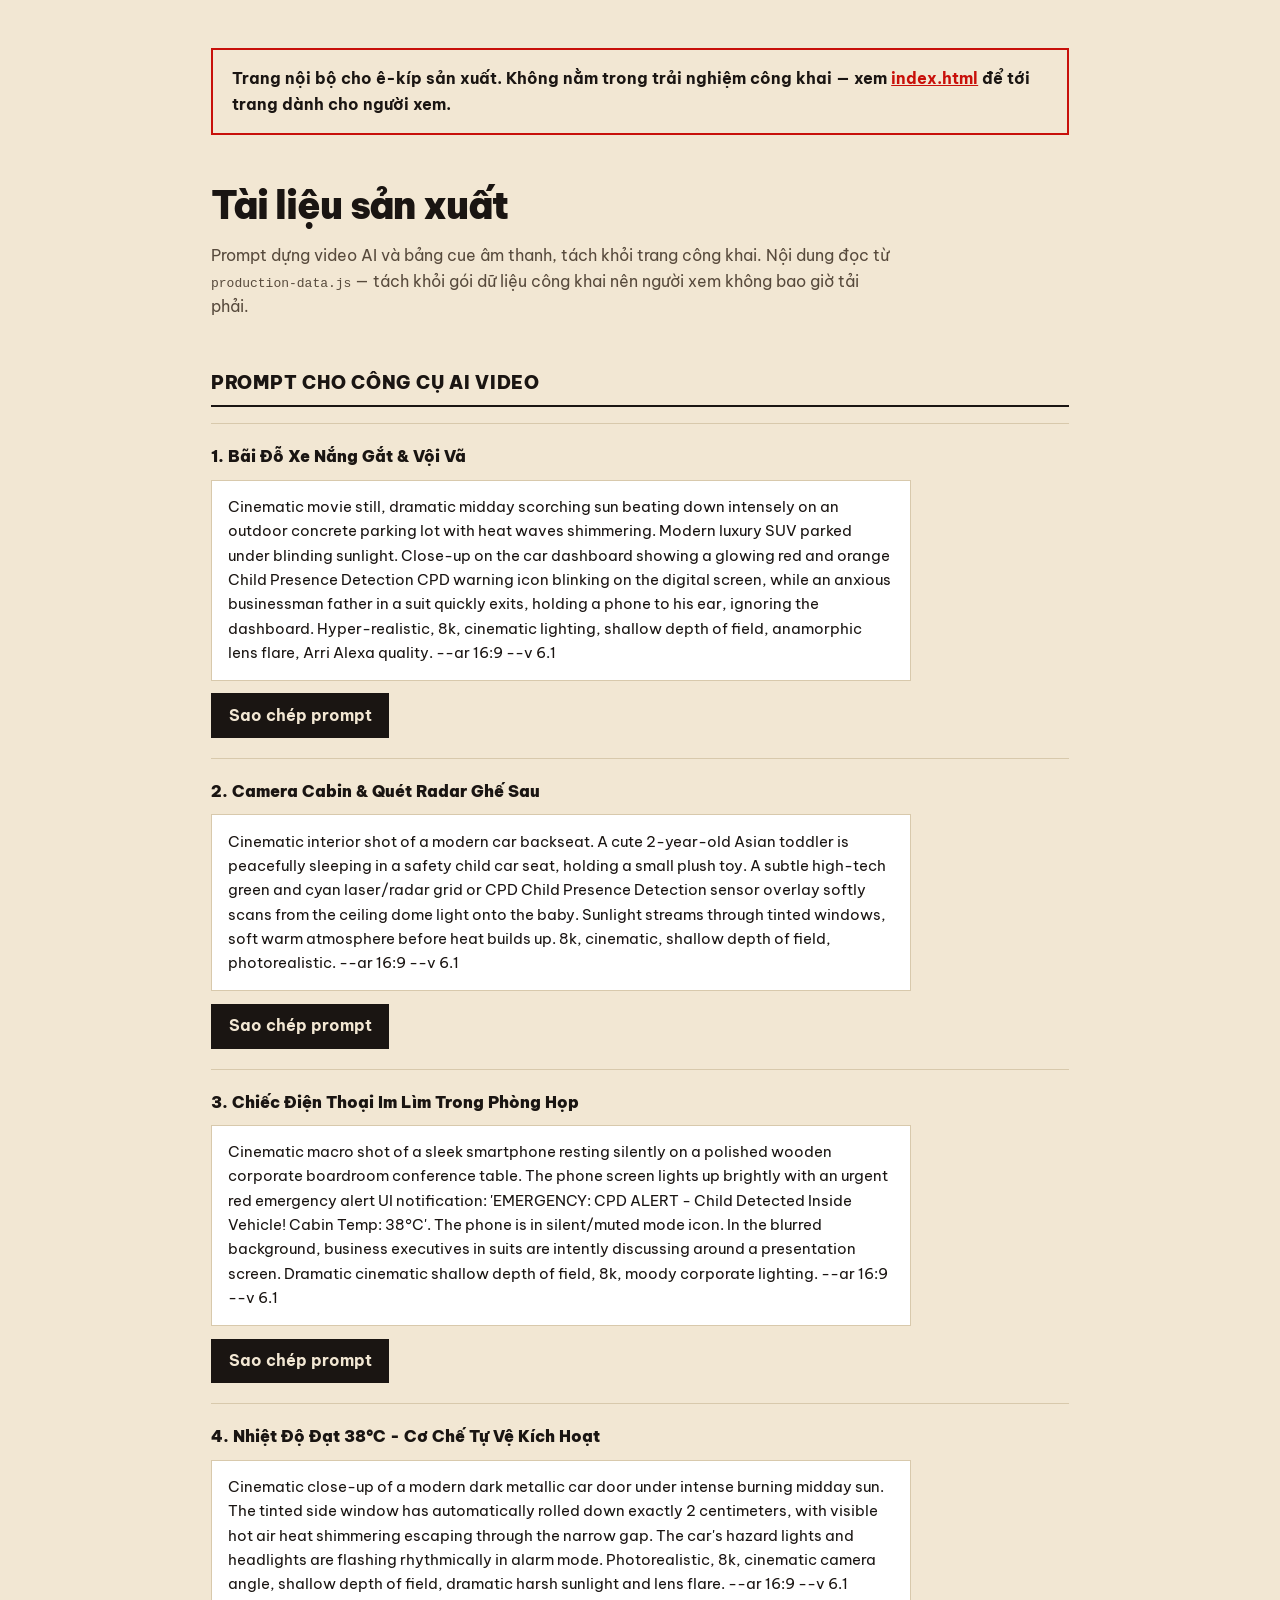
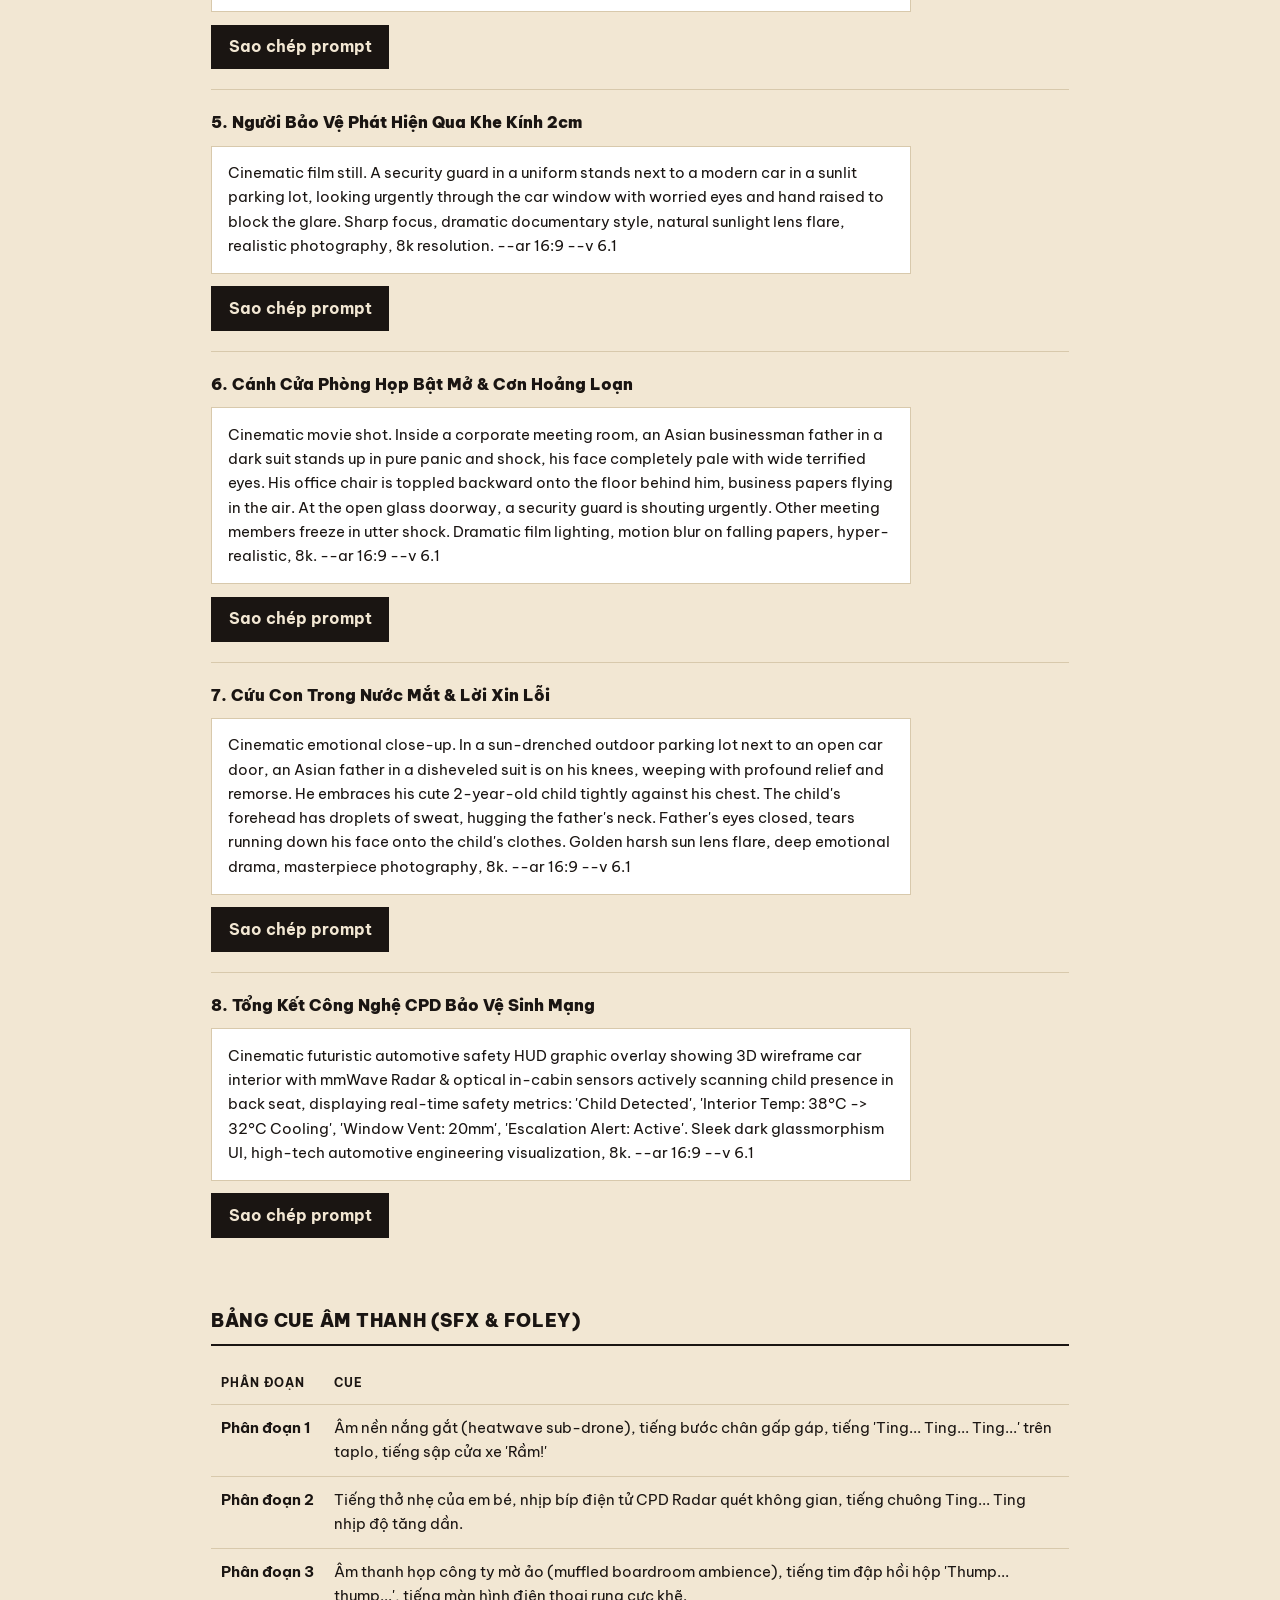
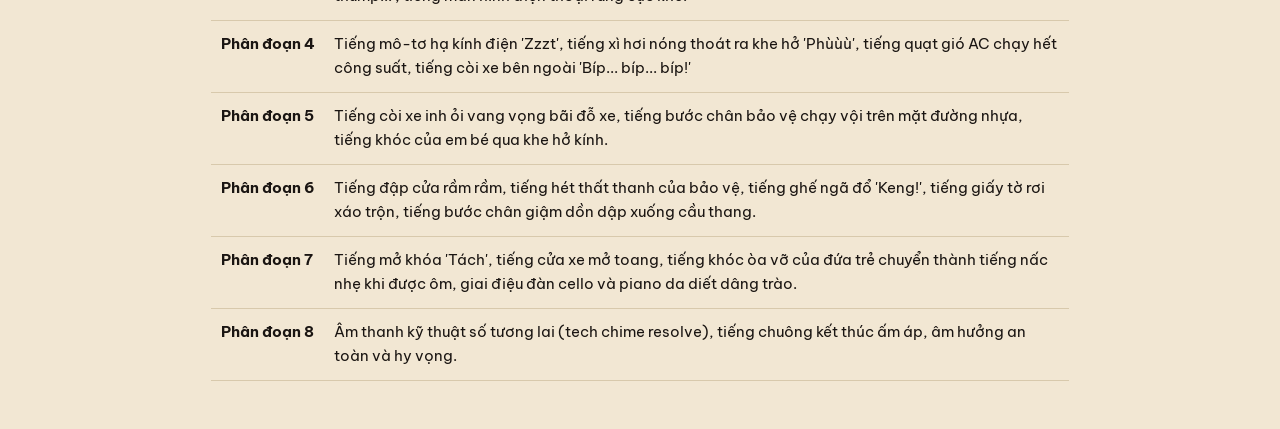
<file: production.html>
<!DOCTYPE html>
<html lang="vi">
<head>
  <meta charset="UTF-8">
  <meta name="viewport" content="width=device-width, initial-scale=1.0">
  <meta name="robots" content="noindex, nofollow">
  <title>Tài liệu sản xuất — nội bộ</title>
  <link rel="preconnect" href="https://fonts.googleapis.com">
  <link rel="preconnect" href="https://fonts.gstatic.com" crossorigin>
  <link href="https://fonts.googleapis.com/css2?family=Be+Vietnam+Pro:wght@400;700;900&display=swap" rel="stylesheet">
  <style>
    /* Internal crew tooling. Deliberately plain: this is an Operate surface for
       three people who already know what they are looking for, and it must never
       borrow the public sheet world or be mistaken for it. */
    :root {
      --giay: #F2E7D3; --muc: #1A1512; --muc-mo: #574A3C;
      --do: #C8100A; --vien: #D8C9AC; --o: #FFFFFF;
      --chu: "Be Vietnam Pro", ui-sans-serif, system-ui, sans-serif;
    }
    *, *::before, *::after { box-sizing: border-box; }
    body {
      margin: 0; padding: clamp(1.25rem, 4vw, 3rem);
      font-family: var(--chu); color: var(--muc); background: var(--giay);
      line-height: 1.6;
    }
    ::selection { background: var(--muc); color: var(--giay); }
    :where(a, button):focus-visible { outline: 3px solid var(--do); outline-offset: 3px; }
    .noi-bo {
      max-width: 78ch; margin: 0 auto 2.5rem;
      border: 2px solid var(--do); padding: 1rem 1.2rem;
    }
    .noi-bo p { margin: 0; font-weight: 700; }
    .noi-bo a { color: var(--do); }
    main { max-width: 78ch; margin: 0 auto; }
    h1 { font-size: clamp(1.6rem, 4vw, 2.4rem); font-weight: 900; letter-spacing: -.03em; margin: 0 0 .4rem; }
    .phu { margin: 0 0 2.5rem; color: var(--muc-mo); max-width: 62ch; }
    h2 {
      font-size: 1.15rem; font-weight: 900; letter-spacing: .04em; text-transform: uppercase;
      margin: 3rem 0 1rem; padding-bottom: .5rem; border-bottom: 2px solid var(--muc);
    }
    article { border-top: 1px solid var(--vien); padding: 1.25rem 0; }
    article h3 { margin: 0 0 .6rem; font-size: 1rem; font-weight: 900; }
    .prompt, .sfx { margin: 0; white-space: pre-wrap; font-size: .95rem; max-width: 70ch; }
    .prompt { background: var(--o); border: 1px solid var(--vien); padding: .9rem 1rem; }
    button {
      min-height: 44px; margin-top: .8rem; padding: .6rem 1.1rem;
      font: inherit; font-weight: 700; color: var(--giay); background: var(--muc);
      border: none; cursor: pointer;
    }
    button:hover { background: var(--do); }
    button:active { transform: translateY(2px); }
    table { width: 100%; border-collapse: collapse; font-size: .95rem; }
    th, td { text-align: left; vertical-align: top; padding: .7rem .6rem; border-bottom: 1px solid var(--vien); }
    th { font-size: .78rem; letter-spacing: .08em; text-transform: uppercase; }
    td:first-child { font-weight: 700; white-space: nowrap; }
  </style>
</head>
<body>
  <div class="noi-bo">
    <p>Trang nội bộ cho ê-kíp sản xuất. Không nằm trong trải nghiệm công khai —
       xem <a href="index.html">index.html</a> để tới trang dành cho người xem.</p>
  </div>

  <main>
    <h1>Tài liệu sản xuất</h1>
    <p class="phu">Prompt dựng video AI và bảng cue âm thanh, tách khỏi trang công khai.
       Nội dung đọc từ <code>production-data.js</code> — tách khỏi gói dữ liệu công khai nên người xem không bao giờ tải phải.</p>

    <h2>Prompt cho công cụ AI video</h2>
    <div id="prompts"></div>

    <h2>Bảng cue âm thanh (SFX &amp; foley)</h2>
    <table>
      <thead><tr><th scope="col">Phân đoạn</th><th scope="col">Cue</th></tr></thead>
      <tbody id="sfx"></tbody>
    </table>
  </main>

  <script src="production-data.js"></script>
  <script>
    const oPrompt = document.getElementById("prompts");
    const oSfx = document.getElementById("sfx");

    PRODUCTION_DATA.forEach((c) => {
      const a = document.createElement("article");
      const h = document.createElement("h3");
      h.textContent = c.title;
      const p = document.createElement("p");
      p.className = "prompt";
      p.textContent = c.aiPrompt;
      const b = document.createElement("button");
      b.type = "button";
      b.textContent = "Sao chép prompt";
      b.addEventListener("click", async () => {
        try {
          await navigator.clipboard.writeText(c.aiPrompt);
          b.textContent = "Đã sao chép";
        } catch {
          b.textContent = "Không sao chép được — hãy bôi đen và copy tay";
        }
        setTimeout(() => { b.textContent = "Sao chép prompt"; }, 2600);
      });
      a.append(h, p, b);
      oPrompt.appendChild(a);

      const tr = document.createElement("tr");
      const td1 = document.createElement("td");
      td1.textContent = c.title.replace(/^(\d+)\..*/, "Phân đoạn $1");
      const td2 = document.createElement("td");
      td2.textContent = c.sfxCue;
      tr.append(td1, td2);
      oSfx.appendChild(tr);
    });
  </script>
</body>
</html>
</file>
<file: style.css>
@charset "UTF-8";
/* ==========================================================================
   20 phút — Lịch bloc
   The Vietnamese tear-off day calendar. One :root, one family, one idea.

   Colour: the heat ramp holds near-constant luminance (0.1208 → 0.1267, a 4.9%
   spread) and rises in chroma, so it reads as heating while every step keeps
   full-strength newsprint type at 4.85:1 or better. Measured against --giay:
   32° 5.02, 34° 4.95, 35° 4.95, 36° 4.90, 38° 4.85 : 1. Sheet type is never
   alpha-mixed — hierarchy comes from weight and size, because a mix that looked
   harmless measured 3.36:1 on the hottest sheet.

   Escalation is carried by four channels, not colour alone: the numeral grows
   with --co, the torn edge coarsens per step, the acting sheet reverses its
   almanac labels into gold, and the almanac's first row always names who is in
   the cabin.
   ========================================================================== */

:root {
  --do-32: #9C4A22;
  --do-34: #B03A18;
  --do-35: #B4351A;
  --do-36: #BE2812;
  --do-38: #C8100A;

  --giay:  #F2E7D3;   /* newsprint */
  --muc:   #1A1512;   /* ink — 14.78:1 on --giay */
  --muc-mo: #574A3C;   /* ink, secondary — 7.00:1 on --giay */
  --vang:  #F2B233;   /* gold, reserved for the moment the car acts */

  --nen-trang: var(--do-32);
  --co: 1;            /* numeral size multiplier, ramped by data-nhiet */

  --chu: "Be Vietnam Pro", ui-sans-serif, system-ui, sans-serif;

  --do-rong: 68ch;
  --le: clamp(1.25rem, 5vw, 3.5rem);
  --nhip: clamp(1rem, 2.5vw, 1.75rem);
  --cao-dieu-khien: 7.5rem;

  --vien: 1px solid rgba(242, 231, 211, .34);
  --bong: 0 2px 4px rgba(26, 21, 18, .16), 0 14px 34px rgba(26, 21, 18, .24);
  --bong-cao: 0 4px 8px rgba(26, 21, 18, .2), 0 22px 48px rgba(26, 21, 18, .3);

  --ra: cubic-bezier(.16, 1, .3, 1);
}

*, *::before, *::after { box-sizing: border-box; }

html {
  scroll-behavior: smooth;
  background: var(--nen-trang);
  transition: background-color .7s var(--ra);
  -webkit-text-size-adjust: 100%;
  /* The document is the scroll container, so snapping belongs here, not on .bloc. */
  scroll-snap-type: y proximity;
}

body {
  margin: 0;
  font-family: var(--chu);
  font-weight: 400;
  color: var(--giay);
  background: var(--nen-trang);
  line-height: 1.6;
  overflow-x: hidden;
}

/* --- browser surfaces: the parts we did not draw still carry the design --- */

::selection { background: var(--vang); color: var(--muc); }

* { caret-color: var(--vang); }

/* Two-tone, so one half always clears 3:1 — gold on the ochre sheets,
   ink on the newsprint sheet, where gold measures only 1.53:1. */
:where(a, button, [tabindex]):focus-visible {
  outline: 3px solid var(--muc);
  outline-offset: 2px;
  box-shadow: 0 0 0 6px var(--vang);
  border-radius: 2px;
}

@supports (scrollbar-color: red blue) {
  html { scrollbar-color: rgba(242, 231, 211, .55) transparent; scrollbar-width: thin; }
}
::-webkit-scrollbar { width: 10px; }
::-webkit-scrollbar-track { background: rgba(26, 21, 18, .18); }
::-webkit-scrollbar-thumb { background: rgba(242, 231, 211, .55); border-radius: 0; }
::-webkit-scrollbar-thumb:hover { background: var(--giay); }

.bo-qua {
  position: fixed;
  top: 0; left: 50%;
  transform: translate(-50%, -140%);
  z-index: 90;
  padding: .9rem 1.5rem;
  min-height: 44px;
  display: grid; place-items: center;
  background: var(--giay);
  color: var(--muc);
  font-weight: 700;
  text-decoration: none;
  transition: transform .28s var(--ra);
}
.bo-qua:focus { transform: translate(-50%, 0); }

/* ── the bloc: a stack of sheets ─────────────────────────────────────────── */

.bloc { outline: none; }

.to {
  position: relative;
  min-height: 100svh;
  scroll-snap-align: start;
  background: var(--nen);
  padding: calc(var(--le) + 1.25rem) var(--le) calc(var(--le) + var(--cao-dieu-khien));
  display: grid;
  align-content: start;
  transition: background-color .7s var(--ra);
}

/* The torn perforation: every sheet was pulled off the one above it,
   and it tears more raggedly the hotter the sheet gets. */
.to::before {
  content: "";
  position: absolute;
  inset: 0 0 auto 0;
  height: 14px;
  background: var(--nen);
  filter: brightness(.82);
  -webkit-mask-image: radial-gradient(circle at 7px 0, transparent 6px, #000 6.5px);
  mask-image: radial-gradient(circle at 7px 0, transparent 6px, #000 6.5px);
  -webkit-mask-size: 14px 14px;
  mask-size: 14px 14px;
  -webkit-mask-repeat: repeat-x;
  mask-repeat: repeat-x;
}
.to[data-nhiet="34"] { --co: 1.05; }
.to[data-nhiet="35"] { --co: 1.08; }
.to[data-nhiet="36"] { --co: 1.12; }
.to[data-nhiet="38"] { --co: 1.22; }

.to[data-nhiet="34"]::before { height: 15px; -webkit-mask-size: 13px 15px; mask-size: 13px 15px; }
.to[data-nhiet="35"]::before { height: 16px; -webkit-mask-size: 12px 16px; mask-size: 12px 16px; }
.to[data-nhiet="36"]::before { height: 17px; -webkit-mask-size: 11px 17px; mask-size: 11px 17px; }
.to[data-nhiet="38"]::before { height: 19px; -webkit-mask-size: 9px 19px; mask-size: 9px 19px; }

.to-giay {
  position: relative;
  width: 100%;
  max-width: 78ch;
  margin-inline: auto;
  display: grid;
  gap: var(--nhip);
}

/* Punched binding holes, as on the real block. */
.dinh-ghim {
  display: flex;
  justify-content: center;
  gap: clamp(1rem, 4vw, 2.5rem);
  margin-bottom: .5rem;
}
.dinh-ghim i {
  width: 9px; height: 9px;
  border-radius: 50%;
  background: rgba(26, 21, 18, .34);
  box-shadow: inset 0 1px 1px rgba(26, 21, 18, .5);
}

/* --- the dateline: the calendar's own masthead --- */
.ngay-thang {
  margin: 0;
  font-size: clamp(.82rem, 1.7vw, .95rem);
  font-weight: 700;
  letter-spacing: .1em;
  text-transform: uppercase;
  color: var(--giay);
  border-bottom: 1px solid rgba(242, 231, 211, .3);
  padding-bottom: .7rem;
}

/* --- the colossal numeral --- */
.con-so {
  display: flex;
  align-items: baseline;
  gap: clamp(.5rem, 1.6vw, 1rem);
  margin-block: clamp(.25rem, 1.5vw, 1rem) 0;
}
.chu-so {
  font-size: calc(clamp(4.5rem, 19vw, 11rem) * var(--co));
  font-weight: 900;
  line-height: .82;
  letter-spacing: -.04em;
  font-variant-numeric: tabular-nums;
  font-feature-settings: "tnum" 1;
  display: block;
}
.don-vi {
  font-size: clamp(.95rem, 2.4vw, 1.4rem);
  font-weight: 700;
  letter-spacing: .16em;
  text-transform: uppercase;
  color: var(--giay);
}
/* Gold only on the numeral, which is large text: 3.17:1 clears the 3:1 floor. */
.con-so-lon .chu-so { color: var(--vang); }

/* After the car acts, the clock has stopped rather than invented a time. */
.con-so-dung .chu-so { opacity: .72; }
.con-so-dung .don-vi::after {
  content: " · đã dừng";
  letter-spacing: .06em;
}

.tieu-de-to {
  margin: 0;
  font-size: clamp(1.5rem, 3.8vw, 2.4rem);
  font-weight: 700;
  line-height: 1.18;
  letter-spacing: -.02em;
  text-wrap: balance;
  max-width: 26ch;
}
h1.tieu-de-to { font-weight: 900; letter-spacing: -.03em; }

.tieu-de-cuoi {
  margin: 0;
  font-size: clamp(2rem, 6vw, 3.6rem);
  font-weight: 900;
  line-height: 1.05;
  letter-spacing: -.035em;
  text-wrap: balance;
  max-width: 16ch;
}

/* --- the illustration block: never covered by type --- */
.khoi-hinh {
  margin: 0;
  position: relative;
  background: rgba(26, 21, 18, .22);
  box-shadow: var(--bong);
}
.khoi-hinh img {
  display: block;
  width: 100%;
  height: auto;
  aspect-ratio: 16 / 9;
  object-fit: cover;
}
.khoi-hinh.hinh-loi {
  aspect-ratio: 16 / 9;
  display: grid;
  place-items: center;
  padding: var(--nhip);
  background: rgba(26, 21, 18, .34);
}
.loi-hinh {
  margin: 0;
  max-width: 42ch;
  text-align: center;
  font-weight: 700;
  color: var(--giay);
}

/* --- the almanac. Its first row names who is in the cabin, on every width. --- */
.lich-nien {
  margin: 0;
  display: grid;
  grid-template-columns: repeat(auto-fit, minmax(11rem, 1fr));
  gap: 1px;
  background: rgba(242, 231, 211, .26);
  border: var(--vien);
}
.lich-nien > div {
  background: var(--nen);
  padding: .85rem clamp(.6rem, 1.6vw, 1.1rem);
  display: grid;
  gap: .35rem;
  align-content: start;
}
.lich-nien dt {
  font-size: .8rem;
  font-weight: 700;
  letter-spacing: .09em;
  text-transform: uppercase;
  color: var(--giay);
}
.lich-nien dd {
  margin: 0;
  font-size: clamp(.95rem, 2vw, 1.08rem);
  font-weight: 700;
  line-height: 1.3;
  font-variant-numeric: tabular-nums;
  color: var(--giay);
}
/* The acting sheet reverses its labels into the gold as a solid field: ink on
   gold measures 9.65:1, where gold-as-text on that ground measured 3.17. */
.lich-nien.xe-hanh-dong dt {
  background: var(--vang);
  color: var(--muc);
  padding: .18em .5em;
  margin: -.18em -.5em .1em;
  justify-self: start;
}

/* --- cue text --- */
.loi-thoai {
  margin: 0;
  max-width: var(--do-rong);
  font-size: clamp(1.05rem, 2.4vw, 1.22rem);
  line-height: 1.65;
  min-height: 3.4em;
}
.loi-en {
  display: none;
  max-width: var(--do-rong);
  font-size: clamp(.92rem, 2vw, 1.02rem);
  line-height: 1.55;
  color: var(--giay);
  opacity: .88;
}
body.co-tieng-anh .loi-en { display: block; }

/* ── the pivot sheet and the layer sheets ────────────────────────────────── */

.to-ban-le .tieu-de-to { max-width: 20ch; font-size: clamp(1.8rem, 5vw, 3rem); font-weight: 900; }
.to-tang .tieu-de-to { max-width: 28ch; }

/* ── the final sheet: it does not tear ───────────────────────────────────── */

/* The cooled sheets. Any sheet whose ground resolves to newsprint must flip its
   type to ink — the ground is chosen by temperature, so this cannot be special-
   cased to the final sheet or a cooled story sheet ships newsprint on newsprint. */
:is(.to-cuoi, .to[data-nhiet="25"]) {
  --nen: var(--giay);
  color: var(--muc);
  background: var(--giay);
}
:is(.to-cuoi, .to[data-nhiet="25"]) .dinh-ghim i { background: rgba(26, 21, 18, .22); }
:is(.to-cuoi, .to[data-nhiet="25"]) .ngay-thang {
  color: var(--muc-mo);
  border-bottom-color: rgba(26, 21, 18, .24);
}
:is(.to-cuoi, .to[data-nhiet="25"]) .chu-so { color: var(--do-38); }
:is(.to-cuoi, .to[data-nhiet="25"]) .don-vi { color: var(--muc-mo); }
:is(.to-cuoi, .to[data-nhiet="25"]) :is(.tieu-de-to, .tieu-de-cuoi, .loi-thoai, .loi-en) { color: var(--muc); }
:is(.to-cuoi, .to[data-nhiet="25"]) .lich-nien {
  background: rgba(26, 21, 18, .26);
  border-color: rgba(26, 21, 18, .34);
}
:is(.to-cuoi, .to[data-nhiet="25"]) :is(.lich-nien dt, .lich-nien dd) { color: var(--muc); }
.to[data-nhiet="25"]::before { filter: brightness(.94); }
.to-cuoi::before { display: none; }

.loi-cuoi {
  margin: 0;
  max-width: var(--do-rong);
  font-size: clamp(1.05rem, 2.5vw, 1.22rem);
  line-height: 1.7;
  color: var(--muc);
}

/* The primary action. */
.tu-kiem {
  border-top: 3px solid var(--muc);
  padding-top: var(--nhip);
}
.tu-kiem h3 {
  margin: 0 0 .9rem;
  font-size: clamp(1.35rem, 3.4vw, 1.9rem);
  font-weight: 900;
  letter-spacing: -.025em;
  color: var(--muc);
  text-wrap: balance;
}
.buoc-kiem {
  margin: 0;
  padding-left: 1.4rem;
  display: grid;
  gap: .7rem;
  max-width: var(--do-rong);
  color: var(--muc);
  font-size: clamp(1rem, 2.2vw, 1.08rem);
}
.buoc-kiem li { padding-left: .35rem; }
.buoc-kiem li::marker { font-weight: 900; color: var(--do-38); }

.nut-chia-se {
  justify-self: start;
  min-height: 56px;
  display: flex;
  align-items: center;
  gap: .7rem;
  padding: .9rem 1.4rem;
  font: inherit;
  font-weight: 700;
  color: var(--giay);
  background: var(--do-38);
  border: none;
  cursor: pointer;
  text-align: left;
  transition: transform .18s var(--ra), background-color .18s var(--ra);
}
.nut-chia-se svg {
  width: 22px; height: 22px; flex: none;
  fill: none; stroke: currentColor; stroke-width: 2;
  stroke-linecap: round; stroke-linejoin: round;
}
.nut-chia-se:hover { background: var(--do-36); }
.nut-chia-se:active { transform: translateY(2px); }

.phan-tro-lai { margin: 0; }
.phan-tro-lai a {
  color: var(--muc);
  font-weight: 700;
  text-decoration: underline;
  text-underline-offset: .28em;
  text-decoration-thickness: 2px;
  min-height: 44px;
  display: inline-flex;
  align-items: center;
}
.phan-tro-lai a:hover { color: var(--do-38); }

/* The colophon: this is a dramatization, and the stills are generated. */
.cot-in {
  margin: 0;
  padding-top: .9rem;
  border-top: 1px solid rgba(26, 21, 18, .24);
  font-size: .85rem;
  font-weight: 700;
  letter-spacing: .04em;
  color: var(--muc-mo);
}

/* ── controls ────────────────────────────────────────────────────────────── */

.dieu-khien {
  position: fixed;
  right: var(--le);
  bottom: var(--le);
  z-index: 60;
  display: flex;
  flex-direction: column;
  gap: .5rem;
  align-items: flex-end;
}

.nut-tron {
  min-height: 48px;
  display: inline-flex;
  align-items: center;
  gap: .55rem;
  padding: .7rem 1.05rem;
  font: inherit;
  font-size: .88rem;
  font-weight: 700;
  color: var(--muc);
  background: var(--giay);
  border: none;
  cursor: pointer;
  box-shadow: var(--bong);
  transition: transform .18s var(--ra), background-color .18s var(--ra);
}
.nut-tron svg {
  width: 20px; height: 20px; flex: none;
  fill: none; stroke: currentColor; stroke-width: 2;
  stroke-linecap: round; stroke-linejoin: round;
}
.nut-tron:hover { transform: translateY(-2px); box-shadow: var(--bong-cao); }
.nut-tron:active { transform: translateY(2px); }
.nut-tron.dang-bat { background: var(--muc); color: var(--giay); }

#nut-am-thanh svg path:first-child { fill: currentColor; }
#nut-am-thanh .song-am { display: none; }
#nut-am-thanh.dang-bat .song-am { display: block; }
#nut-am-thanh.dang-bat .dau-tat { display: none; }

#nut-tu-chay svg path { fill: currentColor; }
#nut-tu-chay .bieu-tuong-chay { display: none; }
#nut-tu-chay.dang-dung .bieu-tuong-chay { display: block; }
#nut-tu-chay.dang-dung .bieu-tuong-dung { display: none; }

/* ── noscript ────────────────────────────────────────────────────────────── */

.khong-script { padding: var(--le); background: var(--giay); color: var(--muc); }
.khong-script h2 { font-size: clamp(1.5rem, 4vw, 2rem); font-weight: 900; margin: 0 0 1.2rem; }
.khong-script ol { display: grid; gap: 1.6rem; max-width: var(--do-rong); padding-left: 1.4rem; }
.khong-script h3 { margin: 0 0 .4rem; font-size: 1.1rem; }
.khong-script p { margin: 0 0 .4rem; }
.khong-script p[lang="en"] { color: var(--muc-mo); }

/* ── the authored moment ─────────────────────────────────────────────────── */
/* Each sheet arrives having just been torn off the one above: the perforation
   opens, and the sheet settles down onto the stack. The resolved state is the
   default, so a sheet that never animates is still correct. */

@media (prefers-reduced-motion: no-preference) {
  @keyframes dat-to {
    from { transform: translateY(-1.4%) rotate(-.45deg); }
    to   { transform: none; }
  }
  @keyframes xe-giay {
    from { transform: scaleY(2.1); opacity: .45; }
    to   { transform: none; opacity: 1; }
  }
  .to.dang-doc .to-giay { animation: dat-to .95s var(--ra) both; }
  .to.dang-doc::before  { transform-origin: top center; animation: xe-giay .8s var(--ra) both; }
}

/* ── adaptation ──────────────────────────────────────────────────────────── */

@media (max-width: 620px) {
  :root { --cao-dieu-khien: 9.5rem; }
  .lich-nien { grid-template-columns: 1fr; }
  .lich-nien > div {
    display: grid;
    grid-template-columns: auto 1fr;
    align-items: baseline;
    gap: .35rem 1rem;
  }
  .lich-nien dd { text-align: right; }
  .lich-nien.xe-hanh-dong dt { margin-bottom: -.18em; }
  .dieu-khien { right: .9rem; bottom: .9rem; gap: .4rem; }
  .nut-tron { font-size: .8rem; padding: .65rem .8rem; }
  .loi-thoai { min-height: 5.2em; }
}

@media (min-width: 901px) and (pointer: fine) {
  html { scroll-snap-type: y mandatory; }
  /* safe centring, so a sheet taller than the viewport never overflows
     past the scroll container's start edge where it cannot be reached */
  .to { align-content: safe center; }
  .to-giay { max-width: 90ch; }
}

@media (hover: none) {
  .nut-tron:hover { transform: none; box-shadow: var(--bong); }
  .nut-chia-se:hover { background: var(--do-38); }
}

@media (prefers-reduced-motion: reduce) {
  html { scroll-behavior: auto; }
  *, *::before, *::after {
    animation-duration: .01ms !important;
    animation-iteration-count: 1 !important;
    transition-duration: .01ms !important;
  }
}

@media print {
  .dieu-khien, .bo-qua { display: none; }
  .to { min-height: auto; page-break-after: always; background: #fff; color: #000; }
}
</file>
